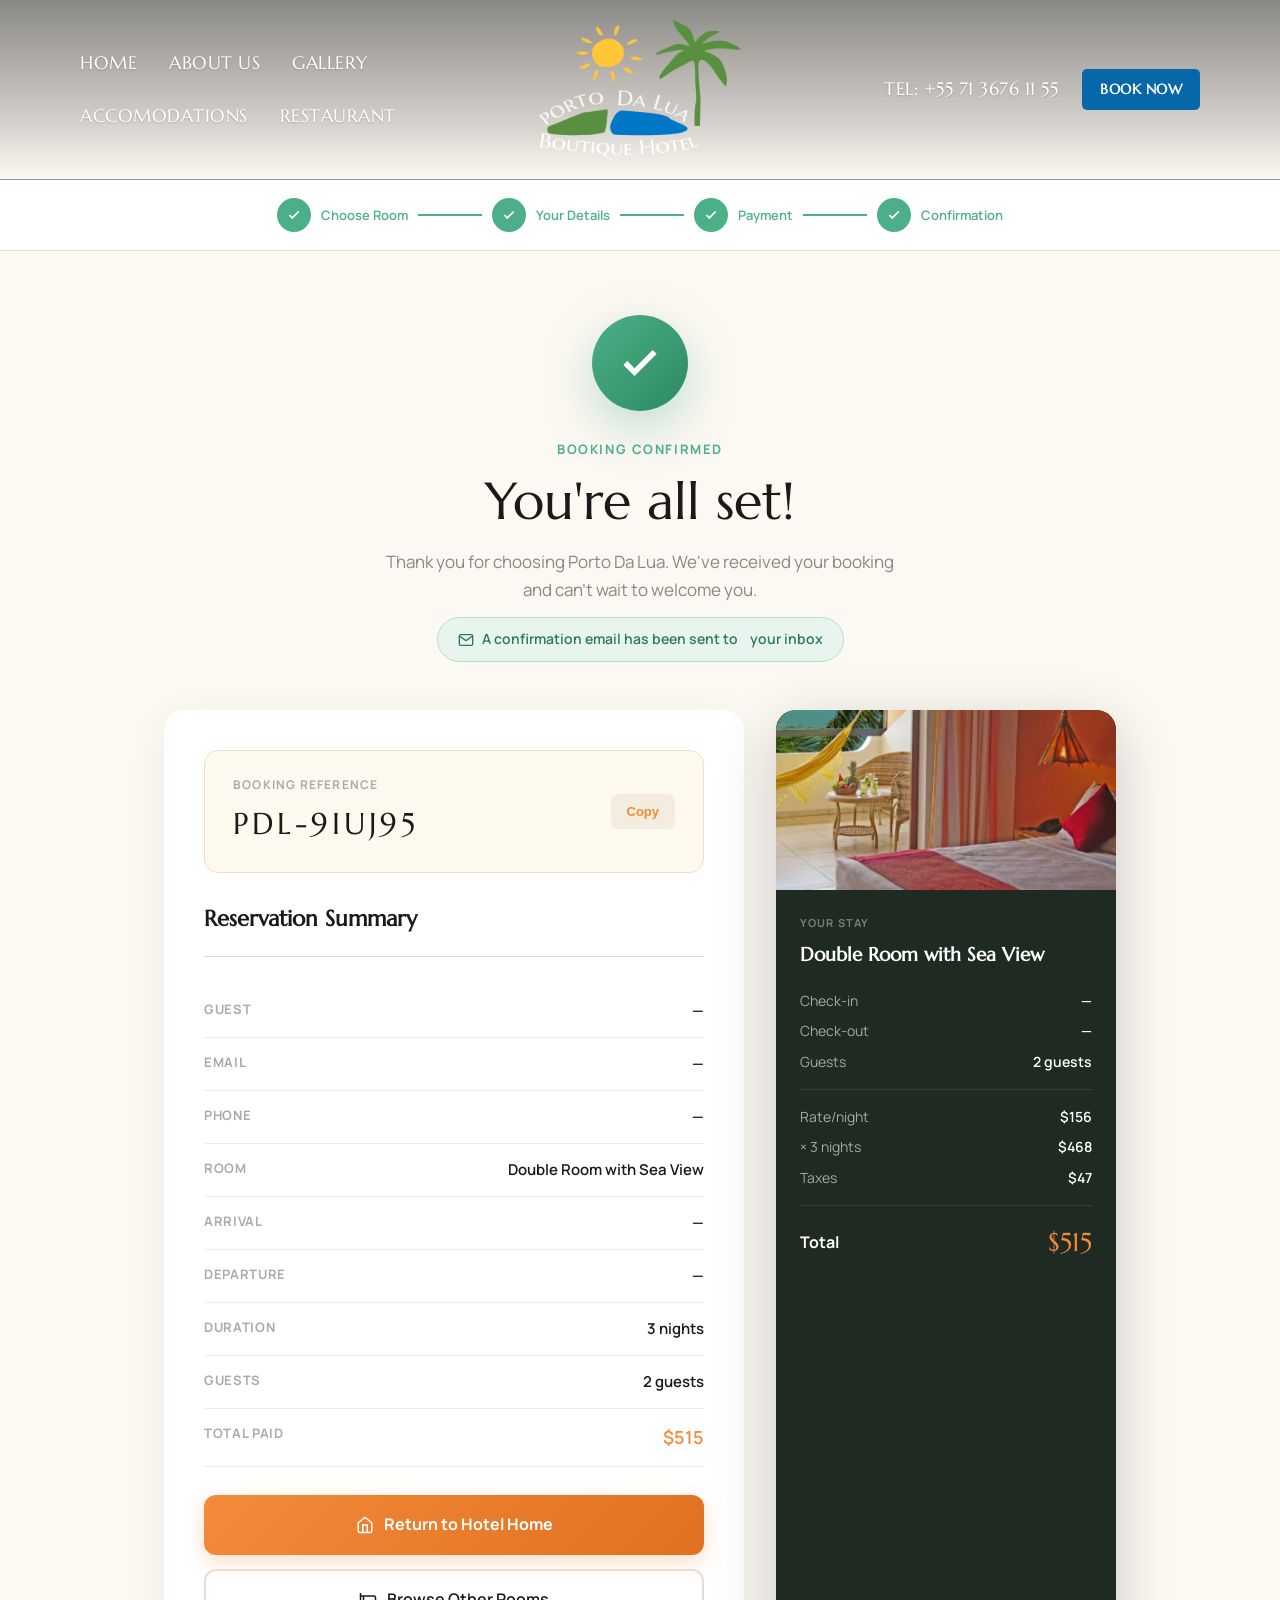
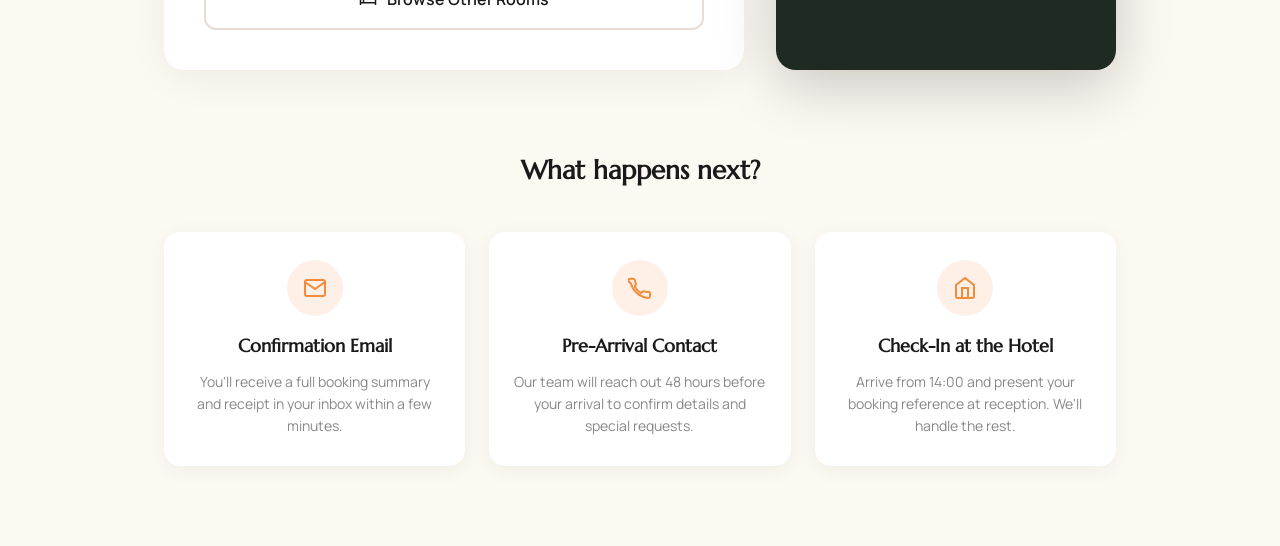
<file: confirmation.html>
<!doctype html>
<html lang="en">
<head>
  <meta charset="UTF-8" />
  <meta name="viewport" content="width=device-width, initial-scale=1.0" />
  <title>Booking Confirmed – Porto Da Lua Boutique Hotel</title>
  <meta name="description" content="Your reservation at Porto Da Lua Boutique Hotel is confirmed. We look forward to welcoming you." />
  <link href="https://fonts.googleapis.com/css2?family=Marcellus+SC&family=Marcellus&family=Manrope:wght@300;400;500;600;700;800&display=swap" rel="stylesheet" />
  <link rel="stylesheet" href="style.css" />
  <style>
    :root {
      --bg-main: #fcf8f2;
      --color-text: #1a1a1a;
      --color-orange: #f28b3a;
      --form-bg: #ffffff;
      --form-border: #e8ddd4;
      --summary-bg: #1e2a22;
      --green: #4caf87;
    }
    *, *::before, *::after { box-sizing: border-box; }

    body {
      background-color: var(--bg-main);
      font-family: 'Manrope', sans-serif;
      color: var(--color-text);
      margin: 0; padding: 0;
    }

    .navbar { transition: background-color 0.3s ease; }
    .navbar__link { font-family: 'Marcellus SC', serif; font-size: 18px; text-transform: uppercase; }

    /* ── Progress Bar ── */
    .progress-bar {
      background: var(--form-bg);
      border-bottom: 1px solid var(--form-border);
      padding: 18px 48px;
      display: flex; align-items: center; justify-content: center; gap: 0;
      margin-top: 180px;
    }
    .progress-step { display: flex; align-items: center; gap: 10px; }
    .progress-step__dot {
      width: 34px; height: 34px; border-radius: 50%;
      display: flex; align-items: center; justify-content: center;
      font-weight: 700; font-size: 14px; flex-shrink: 0;
    }
    .progress-step__dot--done     { background: var(--green); color: white; }
    .progress-step__dot--inactive { background: #e0d8d0; color: #888; }
    .progress-step__label         { font-size: 13px; font-weight: 600; color: #888; white-space: nowrap; }
    .progress-step__label--done   { color: var(--green); }
    .progress-line       { width: 64px; height: 2px; background: #e0d8d0; margin: 0 10px; flex-shrink: 0; }
    .progress-line--done { background: var(--green); }

    /* ── Hero ── */
    .confirmation-hero {
      text-align: center;
      padding: 64px 24px 0;
    }

    .check-circle {
      width: 96px; height: 96px; border-radius: 50%;
      background: linear-gradient(135deg, var(--green), #2d8a62);
      display: flex; align-items: center; justify-content: center;
      margin: 0 auto 28px;
      box-shadow: 0 16px 48px rgba(76,175,135,0.35);
      animation: pop-in 0.6s cubic-bezier(0.175, 0.885, 0.32, 1.275) both;
    }

    @keyframes pop-in {
      from { transform: scale(0.4); opacity: 0; }
      to   { transform: scale(1);   opacity: 1; }
    }

    .confirmation-hero__eyebrow {
      font-size: 13px; font-weight: 700; letter-spacing: 0.12em;
      text-transform: uppercase; color: var(--green); margin-bottom: 12px;
      animation: fade-up 0.5s 0.3s ease both;
    }

    .confirmation-hero__title {
      font-family: 'Marcellus', serif;
      font-size: 52px; font-weight: 400;
      margin: 0 0 16px; line-height: 1.15;
      animation: fade-up 0.5s 0.4s ease both;
    }

    .confirmation-hero__subtitle {
      font-size: 17px; color: #888; line-height: 1.7; max-width: 520px;
      margin: 0 auto 12px;
      animation: fade-up 0.5s 0.5s ease both;
    }

    .email-sent-note {
      display: inline-flex; align-items: center; gap: 8px;
      background: #e8f5ee; border: 1px solid #b2dfcb;
      border-radius: 99px; padding: 10px 20px;
      font-size: 14px; color: #2d7a54; font-weight: 600;
      margin-bottom: 48px;
      animation: fade-up 0.5s 0.6s ease both;
    }

    @keyframes fade-up {
      from { opacity: 0; transform: translateY(16px); }
      to   { opacity: 1; transform: translateY(0); }
    }

    /* ── Booking details card ── */
    .confirmation-layout {
      max-width: 1000px;
      margin: 0 auto 80px;
      padding: 0 24px;
      display: grid;
      grid-template-columns: 1fr 340px;
      gap: 32px;
      animation: fade-up 0.5s 0.55s ease both;
    }

    .details-card {
      background: var(--form-bg);
      border-radius: 20px;
      padding: 40px;
      box-shadow: 0 8px 40px rgba(0,0,0,0.06);
    }

    .details-card__title {
      font-family: 'Marcellus', serif; font-size: 22px;
      margin: 0 0 28px; color: var(--color-text);
      padding-bottom: 20px;
      border-bottom: 1px solid var(--form-border);
    }

    .detail-row {
      display: flex; justify-content: space-between; align-items: flex-start;
      padding: 14px 0;
      border-bottom: 1px solid #f0ebe4;
      gap: 16px;
    }
    .detail-row:last-child { border-bottom: none; }
    .detail-row__label {
      font-size: 13px; font-weight: 700; letter-spacing: 0.05em;
      text-transform: uppercase; color: #aaa; flex-shrink: 0;
      min-width: 130px;
    }
    .detail-row__value { font-size: 15px; font-weight: 600; color: var(--color-text); text-align: right; }

    .ref-box {
      background: #fef9ef; border: 1px solid #ede0ca;
      border-radius: 14px; padding: 24px 28px; margin-bottom: 28px;
      display: flex; align-items: center; justify-content: space-between; gap: 16px;
    }
    .ref-box__label { font-size: 12px; font-weight: 700; letter-spacing: 0.1em; text-transform: uppercase; color: #aaa; margin-bottom: 6px; }
    .ref-box__code  { font-family: 'Marcellus', serif; font-size: 30px; letter-spacing: 4px; color: var(--color-text); }
    .ref-box__copy  { background: #f5ece0; border: none; border-radius: 8px; padding: 10px 16px; font-size: 13px; font-weight: 700; color: var(--color-orange); cursor: pointer; flex-shrink: 0; transition: background 0.2s; }
    .ref-box__copy:hover { background: #ede0c8; }

    /* ── Room card ── */
    .room-summary-card {
      background: var(--summary-bg);
      border-radius: 20px; overflow: hidden;
      box-shadow: 0 16px 60px rgba(0,0,0,0.2);
      color: white;
    }
    .room-summary-card img { width: 100%; height: 180px; object-fit: cover; display: block; }
    .room-summary-card__body { padding: 24px; }
    .room-summary-card__label { font-size: 11px; font-weight: 700; letter-spacing: 0.1em; text-transform: uppercase; color: rgba(255,255,255,0.4); margin-bottom: 8px; }
    .room-summary-card__title { font-family: 'Marcellus', serif; font-size: 19px; margin: 0 0 20px; color: white; }
    .room-summary-card__divider { border: none; border-top: 1px solid rgba(255,255,255,0.1); margin: 16px 0; }
    .room-summary-card__row { display: flex; justify-content: space-between; font-size: 14px; color: rgba(255,255,255,0.6); margin-bottom: 8px; }
    .room-summary-card__row span:last-child { color: white; font-weight: 600; }
    .room-summary-card__total { display: flex; justify-content: space-between; align-items: center; margin-top: 12px; }
    .room-summary-card__total span:first-child { font-weight: 700; color: white; }
    .room-summary-card__total .total { font-family: 'Marcellus', serif; font-size: 26px; color: var(--color-orange); }

    /* ── Action buttons ── */
    .actions { display: flex; flex-direction: column; gap: 14px; margin-top: 28px; }

    .btn-primary {
      display: flex; align-items: center; justify-content: center; gap: 10px;
      padding: 17px 28px;
      background: linear-gradient(135deg, var(--color-orange), #e07020);
      color: white; border: none; border-radius: 12px;
      font-family: 'Manrope', sans-serif; font-size: 16px; font-weight: 700;
      text-decoration: none; cursor: pointer; transition: all 0.3s;
      box-shadow: 0 6px 20px rgba(242,139,58,0.3);
    }
    .btn-primary:hover { transform: translateY(-2px); box-shadow: 0 10px 28px rgba(242,139,58,0.4); }

    .btn-outline {
      display: flex; align-items: center; justify-content: center; gap: 10px;
      padding: 16px 28px;
      background: transparent;
      color: var(--color-text); border: 2px solid var(--form-border);
      border-radius: 12px;
      font-family: 'Manrope', sans-serif; font-size: 16px; font-weight: 600;
      text-decoration: none; cursor: pointer; transition: all 0.3s;
    }
    .btn-outline:hover { border-color: var(--color-orange); color: var(--color-orange); }

    /* ── What to expect ── */
    .whats-next {
      max-width: 1000px; margin: 0 auto 80px; padding: 0 24px;
    }
    .whats-next h2 {
      font-family: 'Marcellus', serif; font-size: 26px; text-align: center; margin: 0 0 40px;
    }
    .whats-next__grid {
      display: grid; grid-template-columns: repeat(3, 1fr); gap: 24px;
    }
    .whats-next__item {
      background: var(--form-bg); border-radius: 16px; padding: 28px 24px;
      text-align: center; box-shadow: 0 4px 20px rgba(0,0,0,0.05);
    }
    .whats-next__icon {
      width: 56px; height: 56px; border-radius: 50%;
      background: #fef0e6; display: flex; align-items: center;
      justify-content: center; margin: 0 auto 16px;
      color: var(--color-orange);
    }
    .whats-next__item h3 { font-family: 'Marcellus', serif; font-size: 18px; margin: 0 0 10px; }
    .whats-next__item p  { font-size: 14px; color: #888; line-height: 1.6; margin: 0; }

    /* ── Responsive ── */
    @media (max-width: 1024px) {
      .confirmation-layout { grid-template-columns: 1fr; }
    }
    @media (max-width: 768px) {
      .confirmation-hero__title { font-size: 36px; }
      .progress-bar { padding: 14px 20px; margin-top: 160px; }
      .progress-step__label { display: none; }
      .progress-line { width: 30px; }
      .details-card { padding: 24px 20px; }
      .whats-next__grid { grid-template-columns: 1fr; }
    }
  </style>
</head>
<body>

  <!-- ── Navbar ── -->
  <header>
    <nav class="navbar" role="navigation" aria-label="Main navigation">
      <div class="navbar__inner">
        <div class="navbar__column navbar__column--left">
          <div class="navbar__row" role="list">
            <a href="index.html" class="navbar__link" role="listitem">Home</a>
            <a href="about.html" class="navbar__link" role="listitem">About us</a>
            <a href="gallery.html" class="navbar__link" role="listitem">Gallery</a>
          </div>
          <div class="navbar__row" role="list">
            <a href="accommodations.html" class="navbar__link" role="listitem">Accomodations</a>
            <a href="index.html#dining" class="navbar__link" role="listitem">Restaurant</a>
          </div>
        </div>
        <a href="index.html" class="navbar__logo" aria-label="Porto Da Lua home">
          <img src="assets/logo.png" alt="Porto Da Lua logo" />
        </a>
        <div class="navbar__column navbar__column--right">
          <span class="navbar__link navbar__link--tel">Tel: +55 71 3676 11 55</span>
          <a href="accommodations.html" class="navbar__link btn--book">Book Now</a>
          <button class="navbar__hamburger" aria-label="Toggle navigation menu" aria-expanded="false" aria-controls="mobile-menu" id="hamburger-btn">
            <span></span><span></span><span></span>
          </button>
        </div>
      </div>
      <nav id="mobile-menu" class="navbar__mobile-menu" aria-label="Mobile navigation">
        <a href="index.html" class="navbar__link">Home</a>
        <a href="accommodations.html" class="navbar__link">Accommodations</a>
        <a href="index.html#dining" class="navbar__link">Restaurant</a>
        <a href="index.html#about" class="navbar__link">About us</a>
        <a href="accommodations.html" class="navbar__cta btn--book" style="margin-top:8px">Book Now</a>
      </nav>
    </nav>
  </header>

  <!-- ── Progress Bar ── -->
  <nav class="progress-bar" aria-label="Booking progress">
    <div class="progress-step">
      <div class="progress-step__dot progress-step__dot--done">
        <svg width="14" height="14" viewBox="0 0 24 24" fill="none" stroke="currentColor" stroke-width="3"><polyline points="20 6 9 17 4 12"/></svg>
      </div>
      <span class="progress-step__label progress-step__label--done">Choose Room</span>
    </div>
    <div class="progress-line progress-line--done"></div>
    <div class="progress-step">
      <div class="progress-step__dot progress-step__dot--done">
        <svg width="14" height="14" viewBox="0 0 24 24" fill="none" stroke="currentColor" stroke-width="3"><polyline points="20 6 9 17 4 12"/></svg>
      </div>
      <span class="progress-step__label progress-step__label--done">Your Details</span>
    </div>
    <div class="progress-line progress-line--done"></div>
    <div class="progress-step">
      <div class="progress-step__dot progress-step__dot--done">
        <svg width="14" height="14" viewBox="0 0 24 24" fill="none" stroke="currentColor" stroke-width="3"><polyline points="20 6 9 17 4 12"/></svg>
      </div>
      <span class="progress-step__label progress-step__label--done">Payment</span>
    </div>
    <div class="progress-line progress-line--done"></div>
    <div class="progress-step">
      <div class="progress-step__dot progress-step__dot--done">
        <svg width="14" height="14" viewBox="0 0 24 24" fill="none" stroke="currentColor" stroke-width="3"><polyline points="20 6 9 17 4 12"/></svg>
      </div>
      <span class="progress-step__label progress-step__label--done">Confirmation</span>
    </div>
  </nav>

  <!-- ── Hero ── -->
  <div class="confirmation-hero">
    <div class="check-circle" aria-hidden="true">
      <svg width="44" height="44" viewBox="0 0 24 24" fill="none" stroke="white" stroke-width="3">
        <polyline points="20 6 9 17 4 12"/>
      </svg>
    </div>
    <p class="confirmation-hero__eyebrow">Booking Confirmed</p>
    <h1 class="confirmation-hero__title">You're all set!</h1>
    <p class="confirmation-hero__subtitle">
      Thank you for choosing Porto Da Lua. We've received your booking and can't wait to welcome you.
    </p>
    <span class="email-sent-note">
      <svg width="16" height="16" viewBox="0 0 24 24" fill="none" stroke="currentColor" stroke-width="2"><path d="M4 4h16c1.1 0 2 .9 2 2v12c0 1.1-.9 2-2 2H4c-1.1 0-2-.9-2-2V6c0-1.1.9-2 2-2z"/><polyline points="22,6 12,13 2,6"/></svg>
      A confirmation email has been sent to <span id="conf-email-display" style="margin-left:4px;">your inbox</span>
    </span>
  </div>

  <!-- ── Details ── -->
  <div class="confirmation-layout">

    <div class="details-card">
      <!-- Reference -->
      <div class="ref-box">
        <div>
          <p class="ref-box__label">Booking Reference</p>
          <p class="ref-box__code" id="booking-ref">PDL-000000</p>
        </div>
        <button class="ref-box__copy" id="copy-ref-btn" aria-label="Copy booking reference">Copy</button>
      </div>

      <h2 class="details-card__title">Reservation Summary</h2>

      <div class="detail-row">
        <span class="detail-row__label">Guest</span>
        <span class="detail-row__value" id="conf-guest-name">—</span>
      </div>
      <div class="detail-row">
        <span class="detail-row__label">Email</span>
        <span class="detail-row__value" id="conf-guest-email">—</span>
      </div>
      <div class="detail-row">
        <span class="detail-row__label">Phone</span>
        <span class="detail-row__value" id="conf-guest-phone">—</span>
      </div>
      <div class="detail-row">
        <span class="detail-row__label">Room</span>
        <span class="detail-row__value">Double Room with Sea View</span>
      </div>
      <div class="detail-row">
        <span class="detail-row__label">Arrival</span>
        <span class="detail-row__value" id="conf-arrival">—</span>
      </div>
      <div class="detail-row">
        <span class="detail-row__label">Departure</span>
        <span class="detail-row__value" id="conf-departure">—</span>
      </div>
      <div class="detail-row">
        <span class="detail-row__label">Duration</span>
        <span class="detail-row__value" id="conf-nights">—</span>
      </div>
      <div class="detail-row">
        <span class="detail-row__label">Guests</span>
        <span class="detail-row__value" id="conf-guests">—</span>
      </div>
      <div class="detail-row">
        <span class="detail-row__label">Total Paid</span>
        <span class="detail-row__value" id="conf-total" style="color:var(--color-orange);font-size:18px;">—</span>
      </div>

      <div class="actions">
        <a href="index.html" class="btn-primary">
          <svg width="18" height="18" viewBox="0 0 24 24" fill="none" stroke="currentColor" stroke-width="2"><path d="M3 9l9-7 9 7v11a2 2 0 01-2 2H5a2 2 0 01-2-2z"/><polyline points="9 22 9 12 15 12 15 22"/></svg>
          Return to Hotel Home
        </a>
        <a href="accommodations.html" class="btn-outline">
          <svg width="18" height="18" viewBox="0 0 24 24" fill="none" stroke="currentColor" stroke-width="2"><path d="M2 4v16"/><path d="M2 8h18a2 2 0 012 2v10"/><path d="M2 17h20"/><path d="M6 8v9"/></svg>
          Browse Other Rooms
        </a>
      </div>
    </div>

    <!-- Room summary -->
    <div class="room-summary-card">
      <img src="images/hotel_room.png" alt="Double Room with Sea View" />
      <div class="room-summary-card__body">
        <p class="room-summary-card__label">Your Stay</p>
        <h3 class="room-summary-card__title">Double Room with Sea View</h3>
        <div class="room-summary-card__row"><span>Check-in</span><span id="card-arrival">—</span></div>
        <div class="room-summary-card__row"><span>Check-out</span><span id="card-departure">—</span></div>
        <div class="room-summary-card__row"><span>Guests</span><span id="card-guests">—</span></div>
        <hr class="room-summary-card__divider" />
        <div class="room-summary-card__row"><span>Rate/night</span><span>$156</span></div>
        <div class="room-summary-card__row"><span id="card-nights">× 3 nights</span><span id="card-subtotal">$468</span></div>
        <div class="room-summary-card__row"><span>Taxes</span><span id="card-taxes">$47</span></div>
        <hr class="room-summary-card__divider" />
        <div class="room-summary-card__total">
          <span>Total</span>
          <span class="total" id="card-total">$515</span>
        </div>
      </div>
    </div>
  </div>

  <!-- ── What's next ── -->
  <section class="whats-next" aria-label="What happens next">
    <h2>What happens next?</h2>
    <div class="whats-next__grid">
      <div class="whats-next__item">
        <div class="whats-next__icon">
          <svg width="24" height="24" viewBox="0 0 24 24" fill="none" stroke="currentColor" stroke-width="2"><path d="M4 4h16c1.1 0 2 .9 2 2v12c0 1.1-.9 2-2 2H4c-1.1 0-2-.9-2-2V6c0-1.1.9-2 2-2z"/><polyline points="22,6 12,13 2,6"/></svg>
        </div>
        <h3>Confirmation Email</h3>
        <p>You'll receive a full booking summary and receipt in your inbox within a few minutes.</p>
      </div>
      <div class="whats-next__item">
        <div class="whats-next__icon">
          <svg width="24" height="24" viewBox="0 0 24 24" fill="none" stroke="currentColor" stroke-width="2"><path d="M22 16.92v3a2 2 0 01-2.18 2 19.79 19.79 0 01-8.63-3.07A19.5 19.5 0 013.07 7.68 19.79 19.79 0 01.07 5a2 2 0 012-2.18h3a2 2 0 012 1.72c.13.96.32 1.9.61 2.81a2 2 0 01-.45 2.11L6.91 10.91a16 16 0 006.18 6.18l1.27-1.27a2 2 0 012.11-.45c.91.29 1.85.48 2.81.61A2 2 0 0122 16.92z"/></svg>
        </div>
        <h3>Pre-Arrival Contact</h3>
        <p>Our team will reach out 48 hours before your arrival to confirm details and special requests.</p>
      </div>
      <div class="whats-next__item">
        <div class="whats-next__icon">
          <svg width="24" height="24" viewBox="0 0 24 24" fill="none" stroke="currentColor" stroke-width="2"><path d="M3 9l9-7 9 7v11a2 2 0 01-2 2H5a2 2 0 01-2-2z"/><polyline points="9 22 9 12 15 12 15 22"/></svg>
        </div>
        <h3>Check-In at the Hotel</h3>
        <p>Arrive from 14:00 and present your booking reference at reception. We'll handle the rest.</p>
      </div>
    </div>
  </section>

  <script>
    (function () {
      // Hamburger
      const btn = document.getElementById("hamburger-btn");
      const menu = document.getElementById("mobile-menu");
      if (btn && menu) {
        btn.addEventListener("click", () => {
          const isOpen = menu.classList.toggle("is-open");
          btn.setAttribute("aria-expanded", String(isOpen));
        });
      }

      // ── Restore session data ──
      const stored = JSON.parse(sessionStorage.getItem("porto_booking_data") || "{}");
      const g      = stored.guest || {};
      const nights = stored.nights || 3;
      const ref    = stored.bookingRef || ("PDL-" + Math.random().toString(36).substring(2,8).toUpperCase());

      // Pricing
      const rate  = 156;
      const sub   = rate * nights;
      const taxes = Math.round(sub * 0.1);
      const total = sub + taxes;

      // Reference
      document.getElementById("booking-ref").textContent = ref;

      // Email display
      if (g.email) {
        document.getElementById("conf-email-display").textContent = g.email;
      }

      // Detail rows
      const fullName = `${g.firstName || ""} ${g.lastName || ""}`.trim() || "—";
      document.getElementById("conf-guest-name").textContent  = fullName;
      document.getElementById("conf-guest-email").textContent = g.email  || "—";
      document.getElementById("conf-guest-phone").textContent = g.phone  || "—";
      document.getElementById("conf-guests").textContent      = `${g.guests || 2} guest${(g.guests||2) != 1 ? "s" : ""}`;
      document.getElementById("conf-nights").textContent      = `${nights} night${nights !== 1 ? "s" : ""}`;
      document.getElementById("conf-total").textContent       = `$${total}`;

      // Dates
      const fmt = iso => iso ? new Date(iso).toLocaleDateString("en-GB", { weekday:"short", day:"numeric", month:"long", year:"numeric" }) : "—";
      const arrival   = fmt(stored.dates?.[0]);
      const departure = fmt(stored.dates?.[1]);
      document.getElementById("conf-arrival").textContent   = arrival;
      document.getElementById("conf-departure").textContent = departure;

      // Short date for card
      const shortFmt = iso => iso ? new Date(iso).toLocaleDateString("en-GB", { day:"numeric", month:"short" }) : "—";
      document.getElementById("card-arrival").textContent   = shortFmt(stored.dates?.[0]);
      document.getElementById("card-departure").textContent = shortFmt(stored.dates?.[1]);
      document.getElementById("card-guests").textContent    = `${g.guests || 2} guest${(g.guests||2) != 1 ? "s" : ""}`;
      document.getElementById("card-nights").textContent    = `× ${nights} night${nights !== 1 ? "s" : ""}`;
      document.getElementById("card-subtotal").textContent  = `$${sub}`;
      document.getElementById("card-taxes").textContent     = `$${taxes}`;
      document.getElementById("card-total").textContent     = `$${total}`;

      // Copy reference
      document.getElementById("copy-ref-btn").addEventListener("click", () => {
        navigator.clipboard.writeText(ref).then(() => {
          const btn = document.getElementById("copy-ref-btn");
          btn.textContent = "Copied!";
          btn.style.background = "#c8e6c9";
          btn.style.color = "#2d7a54";
          setTimeout(() => {
            btn.textContent = "Copy";
            btn.style.background = "";
            btn.style.color = "";
          }, 2000);
        });
      });

      // Clear session so next booking starts fresh
      // keep for now so refresh still shows data
    })();
  </script>
</body>
</html>
</file>
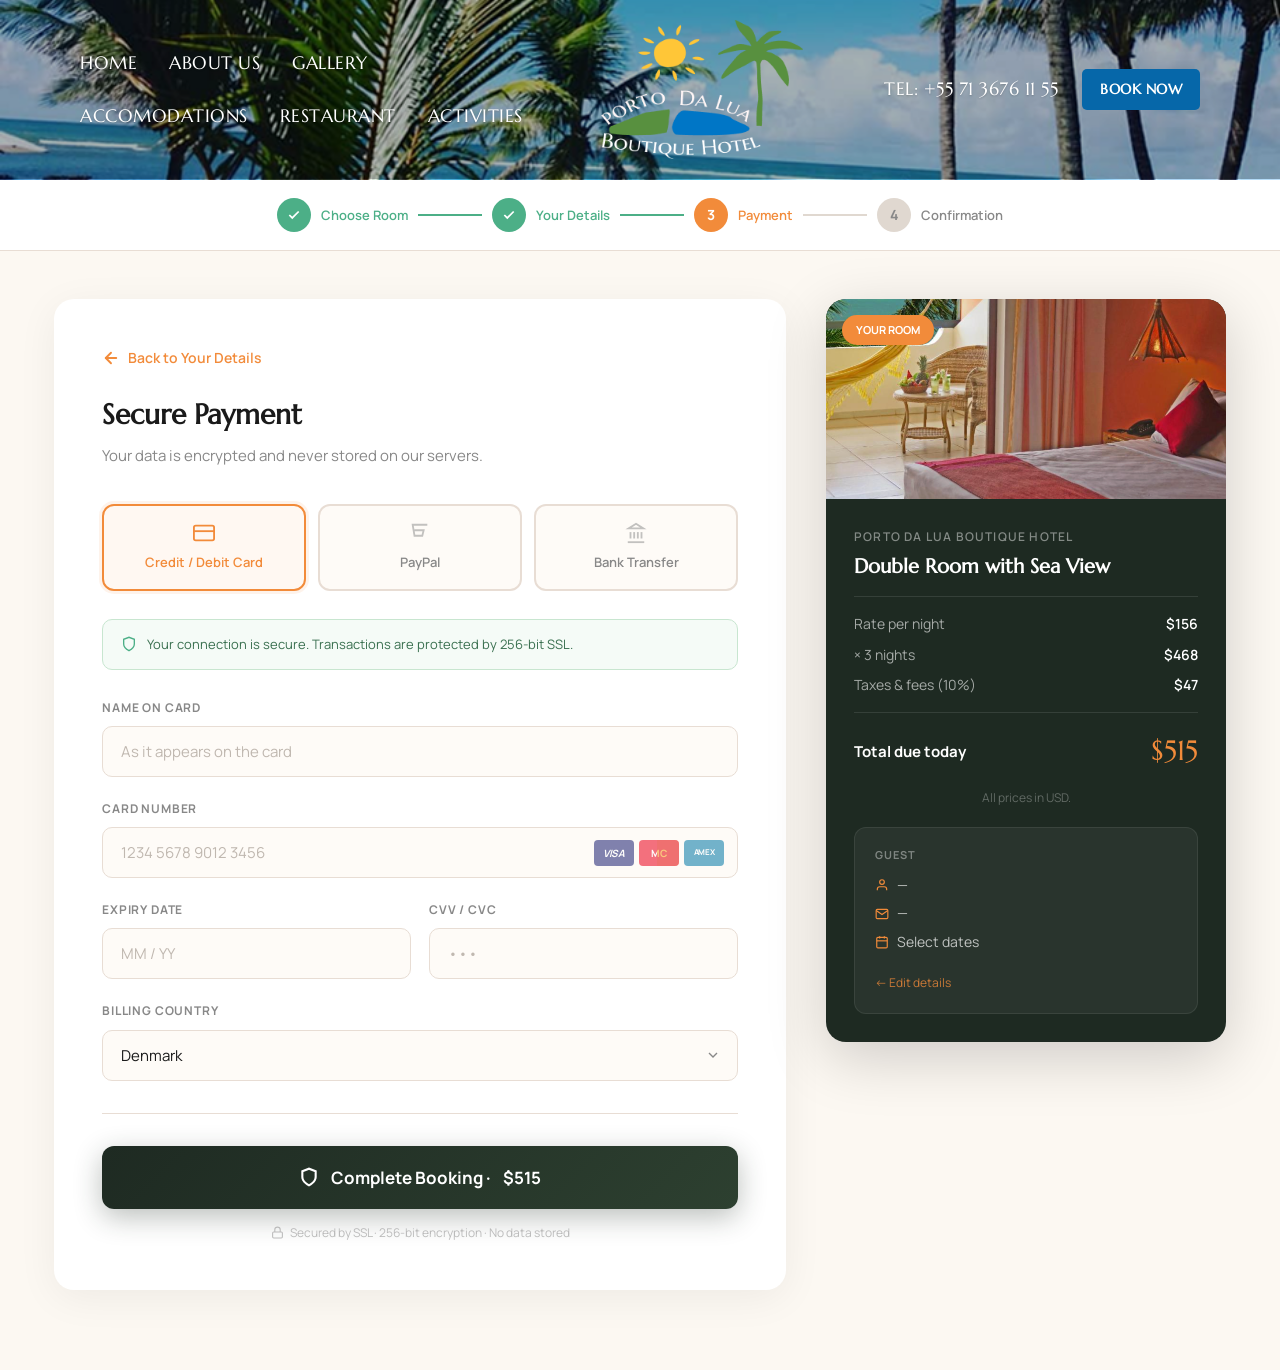
<file: payment.html>
<!doctype html>
<html lang="en">
<head>
  <meta charset="UTF-8" />
  <meta name="viewport" content="width=device-width, initial-scale=1.0" />
  <title>Payment – Porto Da Lua Boutique Hotel</title>
  <meta name="description" content="Secure payment for your reservation at Porto Da Lua Boutique Hotel." />
  <link href="https://fonts.googleapis.com/css2?family=Marcellus+SC&family=Marcellus&family=Manrope:wght@300;400;500;600;700;800&display=swap" rel="stylesheet" />
  <link rel="stylesheet" href="style.css" />
  <style>
    :root {
      --bg-main: #fcf8f2;
      --color-text: #1a1a1a;
      --color-orange: #f28b3a;
      --form-bg: #ffffff;
      --form-border: #e8ddd4;
      --input-bg: #fefbf7;
      --summary-bg: #1e2a22;
    }
    *, *::before, *::after { box-sizing: border-box; }

    body {
      background-color: var(--bg-main);
      font-family: 'Manrope', sans-serif;
      color: var(--color-text);
      margin: 0; padding: 0;
    }

    .navbar { transition: background-color 0.3s ease; }
    .navbar__link { font-family: 'Marcellus SC', serif; font-size: 18px; text-transform: uppercase; }

    /* ── Progress Bar ── */
    .progress-bar {
      background: var(--form-bg);
      border-bottom: 1px solid var(--form-border);
      padding: 18px 48px;
      display: flex; align-items: center; justify-content: center; gap: 0;
      margin-top: 180px;
    }
    .progress-step { display: flex; align-items: center; gap: 10px; }
    .progress-step__dot {
      width: 34px; height: 34px; border-radius: 50%;
      display: flex; align-items: center; justify-content: center;
      font-weight: 700; font-size: 14px; flex-shrink: 0;
    }
    .progress-step__dot--active   { background: var(--color-orange); color: white; }
    .progress-step__dot--done     { background: #4caf87; color: white; }
    .progress-step__dot--inactive { background: #e0d8d0; color: #888; }
    .progress-step__label         { font-size: 13px; font-weight: 600; color: #888; white-space: nowrap; }
    .progress-step__label--active { color: var(--color-orange); }
    .progress-step__label--done   { color: #4caf87; }
    .progress-line       { width: 64px; height: 2px; background: #e0d8d0; margin: 0 10px; flex-shrink: 0; }
    .progress-line--done { background: #4caf87; }

    /* ── Layout ── */
    .payment-layout {
      max-width: 1220px;
      margin: 48px auto 80px;
      padding: 0 24px;
      display: grid;
      grid-template-columns: 1fr 400px;
      gap: 40px;
      align-items: start;
    }

    /* ── Payment Panel ── */
    .payment-panel {
      background: var(--form-bg);
      border-radius: 20px;
      padding: 48px;
      box-shadow: 0 8px 40px rgba(0,0,0,0.06);
    }

    .form-section-title    { font-family: 'Marcellus', serif; font-size: 28px; margin: 0 0 6px; }
    .form-section-subtitle { font-size: 15px; color: #888; margin: 0 0 36px; }
    .form-divider          { border: none; border-top: 1px solid var(--form-border); margin: 32px 0; }
    .form-group            { margin-bottom: 22px; }
    .form-group label      { display: block; font-size: 12px; font-weight: 700; letter-spacing: 0.07em; text-transform: uppercase; color: #888; margin-bottom: 9px; }
    .form-row              { display: grid; grid-template-columns: 1fr 1fr; gap: 18px; }

    .form-input, .form-select {
      width: 100%;
      padding: 14px 18px;
      border: 1.5px solid var(--form-border);
      border-radius: 10px;
      background: var(--input-bg);
      font-family: 'Manrope', sans-serif;
      font-size: 15px; color: var(--color-text);
      outline: none;
      transition: border-color 0.2s, box-shadow 0.2s;
      -webkit-appearance: none; appearance: none;
    }
    .form-input:focus, .form-select:focus {
      border-color: var(--color-orange);
      box-shadow: 0 0 0 3px rgba(242,139,58,0.12);
    }
    .form-input::placeholder { color: #c0b8b0; }

    .form-select {
      background-image: url("data:image/svg+xml,%3Csvg xmlns='http://www.w3.org/2000/svg' width='16' height='16' viewBox='0 0 24 24' fill='none' stroke='%23888' stroke-width='2'%3E%3Cpolyline points='6 9 12 15 18 9'/%3E%3C/svg%3E");
      background-repeat: no-repeat; background-position: right 16px center; padding-right: 44px;
    }

    /* ── Card input with icons overlay ── */
    .card-field-wrap { position: relative; }
    .card-field-wrap .form-input { padding-right: 110px; }
    .card-icons {
      position: absolute; right: 14px; top: 50%; transform: translateY(-50%);
      display: flex; gap: 5px; pointer-events: none;
    }
    .card-icon {
      width: 40px; height: 26px; border-radius: 4px;
      display: flex; align-items: center; justify-content: center;
      font-size: 10px; font-weight: 700; letter-spacing: -0.3px;
      opacity: 0.55;
    }
    .card-icon--visa { background: #1a1f71; color: white; font-style: italic; }
    .card-icon--mc   { background: #eb001b; color: white; position: relative; overflow: hidden; }
    .card-icon--mc::after {
      content: "";
      position: absolute; left: 18px; top: 0; width: 22px; height: 100%;
      background: #f79e1b; mix-blend-mode: multiply; border-radius: 0 4px 4px 0;
    }
    .card-icon--amex { background: #0077a6; color: white; font-size: 8px; }

    /* ── Method tabs ── */
    .payment-methods {
      display: flex; gap: 12px; margin-bottom: 28px;
    }
    .payment-method {
      flex: 1; display: flex; flex-direction: column; align-items: center; gap: 8px;
      padding: 16px 12px;
      border: 2px solid var(--form-border);
      border-radius: 12px;
      cursor: pointer;
      transition: all 0.25s;
      background: var(--input-bg);
      font-size: 13px; font-weight: 600; color: #888;
      user-select: none;
    }
    .payment-method.active {
      border-color: var(--color-orange);
      background: #fff8f2;
      color: var(--color-orange);
      box-shadow: 0 0 0 3px rgba(242,139,58,0.1);
    }
    .payment-method svg { opacity: 0.5; }
    .payment-method.active svg { opacity: 1; color: var(--color-orange); }

    /* ── Secure badge strip ── */
    .secure-strip {
      display: flex; align-items: center; gap: 10px;
      background: #f5fbf7; border: 1px solid #c8e6d0;
      border-radius: 10px; padding: 14px 18px; margin-bottom: 28px;
      font-size: 13px; color: #3a7050;
    }
    .secure-strip svg { flex-shrink: 0; color: #4caf87; }

    /* ── CTA ── */
    .pay-cta {
      width: 100%; padding: 20px 32px;
      background: linear-gradient(135deg, #1e2a22, #2d4030);
      color: white; border: none; border-radius: 12px;
      font-family: 'Manrope', sans-serif; font-size: 17px; font-weight: 700;
      cursor: pointer; display: flex; align-items: center; justify-content: center; gap: 12px;
      transition: all 0.3s;
      box-shadow: 0 8px 28px rgba(30,42,34,0.3);
    }
    .pay-cta:hover { transform: translateY(-2px); box-shadow: 0 14px 36px rgba(30,42,34,0.4); }
    .pay-cta svg   { transition: transform 0.3s; }
    .pay-cta:hover svg { transform: translateX(3px); }

    .pay-footnote { text-align: center; font-size: 12px; color: #bbb; margin-top: 14px; display: flex; align-items: center; justify-content: center; gap: 6px; }

    /* ── Loading overlay on button ── */
    .pay-cta.loading { pointer-events: none; opacity: 0.8; }

    /* ── Summary Panel ── */
    .summary-panel { position: sticky; top: 32px; }
    .summary-card  { background: var(--summary-bg); border-radius: 20px; overflow: hidden; box-shadow: 0 16px 60px rgba(0,0,0,0.18); color: white; }
    .summary-card__img-wrap { position: relative; height: 200px; overflow: hidden; }
    .summary-card__img      { width: 100%; height: 100%; object-fit: cover; display: block; }
    .summary-card__badge    { position: absolute; top: 16px; left: 16px; background: var(--color-orange); color: white; font-size: 11px; font-weight: 700; padding: 6px 14px; border-radius: 99px; text-transform: uppercase; }
    .summary-card__body     { padding: 28px; }
    .summary-card__label    { font-size: 12px; font-weight: 600; letter-spacing: 0.1em; text-transform: uppercase; color: rgba(255,255,255,0.45); margin-bottom: 8px; }
    .summary-card__title    { font-family: 'Marcellus', serif; font-size: 20px; color: white; margin: 0 0 16px; line-height: 1.3; }
    .summary-card__divider  { border: none; border-top: 1px solid rgba(255,255,255,0.1); margin: 16px 0; }
    .summary-price-row      { display: flex; justify-content: space-between; margin-bottom: 8px; font-size: 14px; color: rgba(255,255,255,0.6); }
    .summary-price-row span:last-child { color: white; font-weight: 600; }
    .summary-price-total    { display: flex; justify-content: space-between; align-items: center; margin-top: 14px; }
    .summary-price-total span:first-child { font-size: 15px; font-weight: 700; color: white; }
    .total-amount           { font-family: 'Marcellus', serif; font-size: 28px; color: var(--color-orange); }
    .summary-footnote       { font-size: 12px; color: rgba(255,255,255,0.3); text-align: center; margin-top: 14px; }

    /* Guest recap box */
    .guest-recap {
      background: rgba(255,255,255,0.05);
      border: 1px solid rgba(255,255,255,0.08);
      border-radius: 12px; padding: 18px 20px; margin-top: 20px;
    }
    .guest-recap__label { font-size: 11px; font-weight: 700; letter-spacing: 0.1em; text-transform: uppercase; color: rgba(255,255,255,0.4); margin-bottom: 10px; }
    .guest-recap__row   { display: flex; align-items: center; gap: 8px; font-size: 14px; color: rgba(255,255,255,0.7); margin-bottom: 6px; }
    .guest-recap__row:last-child { margin-bottom: 0; }
    .guest-recap__row svg { flex-shrink: 0; color: var(--color-orange); }
    .guest-recap__edit  { font-size: 12px; color: rgba(242,139,58,0.8); text-decoration: none; margin-top: 14px; display: inline-block; transition: color 0.2s; }
    .guest-recap__edit:hover { color: var(--color-orange); }

    /* ── Responsive ── */
    @media (max-width: 1024px) {
      .payment-layout { grid-template-columns: 1fr; }
      .summary-panel  { position: static; order: -1; }
      .progress-bar   { padding: 14px 20px; margin-top: 160px; }
    }
    @media (max-width: 768px) {
      .progress-line { width: 30px; }
      .progress-step__label { display: none; }
      .payment-panel { padding: 28px 20px; }
      .form-row { grid-template-columns: 1fr; gap: 14px; }
      .payment-methods { flex-wrap: wrap; }
    }
  </style>
</head>
<body>

  <!-- ── Navbar ── -->
  <header>
    <nav class="navbar navbar--with-bg" role="navigation" aria-label="Main navigation">
      <div class="navbar__inner">
        <div class="navbar__column navbar__column--left">
          <div class="navbar__row" role="list">
            <a href="index.html" class="navbar__link" role="listitem">Home</a>
            <a href="about.html" class="navbar__link" role="listitem">About us</a>
            <a href="gallery.html" class="navbar__link" role="listitem">Gallery</a>
          </div>
          <div class="navbar__row" role="list">
            <a href="accommodations.html" class="navbar__link" role="listitem">Accomodations</a>
            <a href="restaurant.html" class="navbar__link" role="listitem">Restaurant</a>
            <a href="activities.html" class="navbar__link" role="listitem">Activities</a>
          </div>
        </div>
        <a href="index.html" class="navbar__logo" aria-label="Porto Da Lua home">
          <img src="assets/logo.png" alt="Porto Da Lua logo" />
        </a>
        <div class="navbar__column navbar__column--right">
          <span class="navbar__link navbar__link--tel">Tel: +55 71 3676 11 55</span>
          <a href="accommodations.html" class="navbar__link btn--book">Book Now</a>
          <button class="navbar__hamburger" aria-label="Toggle navigation menu" aria-expanded="false" aria-controls="mobile-menu" id="hamburger-btn">
            <span></span><span></span><span></span>
          </button>
        </div>
      </div>
      <nav id="mobile-menu" class="navbar__mobile-menu" aria-label="Mobile navigation">
        <a href="index.html" class="navbar__link">Home</a>
        <a href="accommodations.html" class="navbar__link">Accommodations</a>
        <a href="restaurant.html" class="navbar__link">Restaurant</a>
        <a href="activities.html" class="navbar__link">Activities</a>
        <a href="index.html#about" class="navbar__link">About us</a>
        <a href="accommodations.html" class="navbar__cta btn--book" style="margin-top:8px">Book Now</a>
      </nav>
    </nav>
  </header>

  <!-- ── Progress Bar ── -->
  <nav class="progress-bar" aria-label="Booking progress">
    <div class="progress-step">
      <div class="progress-step__dot progress-step__dot--done">
        <svg width="14" height="14" viewBox="0 0 24 24" fill="none" stroke="currentColor" stroke-width="3"><polyline points="20 6 9 17 4 12"/></svg>
      </div>
      <span class="progress-step__label progress-step__label--done">Choose Room</span>
    </div>
    <div class="progress-line progress-line--done"></div>
    <div class="progress-step">
      <div class="progress-step__dot progress-step__dot--done">
        <svg width="14" height="14" viewBox="0 0 24 24" fill="none" stroke="currentColor" stroke-width="3"><polyline points="20 6 9 17 4 12"/></svg>
      </div>
      <span class="progress-step__label progress-step__label--done">Your Details</span>
    </div>
    <div class="progress-line progress-line--done"></div>
    <div class="progress-step">
      <div class="progress-step__dot progress-step__dot--active">3</div>
      <span class="progress-step__label progress-step__label--active">Payment</span>
    </div>
    <div class="progress-line"></div>
    <div class="progress-step">
      <div class="progress-step__dot progress-step__dot--inactive">4</div>
      <span class="progress-step__label">Confirmation</span>
    </div>
  </nav>

  <main class="payment-layout">

    <!-- ── Payment Form ── -->
    <section class="payment-panel" aria-labelledby="pay-title">
      
      <a href="checkout.html" class="btn--back">
        <svg width="18" height="18" viewBox="0 0 24 24" fill="none" stroke="currentColor" stroke-width="2.5" stroke-linecap="round" stroke-linejoin="round">
          <line x1="19" y1="12" x2="5" y2="12"></line>
          <polyline points="12 19 5 12 12 5"></polyline>
        </svg>
        Back to Your Details
      </a>

      <h1 class="form-section-title" id="pay-title">Secure Payment</h1>
      <p class="form-section-subtitle">Your data is encrypted and never stored on our servers.</p>

      <!-- Method selector -->
      <div class="payment-methods" role="group" aria-label="Payment method">
        <div class="payment-method active" id="method-card" role="button" tabindex="0" aria-pressed="true">
          <svg width="22" height="22" viewBox="0 0 24 24" fill="none" stroke="currentColor" stroke-width="2"><rect x="1" y="4" width="22" height="16" rx="2" ry="2"/><line x1="1" y1="10" x2="23" y2="10"/></svg>
          Credit / Debit Card
        </div>
        <div class="payment-method" id="method-paypal" role="button" tabindex="0" aria-pressed="false">
          <svg width="22" height="22" viewBox="0 0 24 24" fill="none" stroke="currentColor" stroke-width="2"><path d="M6 9h10l-1.5 6H6L4 3h16"/></svg>
          PayPal
        </div>
        <div class="payment-method" id="method-bank" role="button" tabindex="0" aria-pressed="false">
          <svg width="22" height="22" viewBox="0 0 24 24" fill="none" stroke="currentColor" stroke-width="2"><line x1="3" y1="22" x2="21" y2="22"/><line x1="6" y1="18" x2="6" y2="11"/><line x1="10" y1="18" x2="10" y2="11"/><line x1="14" y1="18" x2="14" y2="11"/><line x1="18" y1="18" x2="18" y2="11"/><polygon points="12 2 20 7 4 7"/></svg>
          Bank Transfer
        </div>
      </div>

      <!-- Secure note -->
      <div class="secure-strip">
        <svg width="16" height="16" viewBox="0 0 24 24" fill="none" stroke="currentColor" stroke-width="2"><path d="M12 22s8-4 8-10V5l-8-3-8 3v7c0 6 8 10 8 10z"/></svg>
        Your connection is secure. Transactions are protected by 256-bit SSL.
      </div>

      <!-- Card fields (shown for credit card method) -->
      <div id="card-fields">
        <div class="form-group">
          <label for="cardholder-name">Name on Card</label>
          <input type="text" id="cardholder-name" class="form-input" placeholder="As it appears on the card" autocomplete="cc-name" />
        </div>

        <div class="form-group">
          <label for="card-number">Card Number</label>
          <div class="card-field-wrap">
            <input type="text" id="card-number" class="form-input" placeholder="1234 5678 9012 3456"
              maxlength="19" autocomplete="cc-number" inputmode="numeric" />
            <div class="card-icons" aria-hidden="true">
              <div class="card-icon card-icon--visa">VISA</div>
              <div class="card-icon card-icon--mc">MC</div>
              <div class="card-icon card-icon--amex">AMEX</div>
            </div>
          </div>
        </div>

        <div class="form-row">
          <div class="form-group">
            <label for="card-expiry">Expiry Date</label>
            <input type="text" id="card-expiry" class="form-input" placeholder="MM / YY"
              maxlength="7" autocomplete="cc-exp" inputmode="numeric" />
          </div>
          <div class="form-group">
            <label for="card-cvv">CVV / CVC</label>
            <input type="text" id="card-cvv" class="form-input" placeholder="•••"
              maxlength="4" autocomplete="cc-csc" inputmode="numeric" />
          </div>
        </div>

        <div class="form-group">
          <label for="billing-country">Billing Country</label>
          <select id="billing-country" class="form-select">
            <option value="">Select country…</option>
            <option>Afghanistan</option><option>Albania</option><option>Algeria</option><option>Andorra</option><option>Angola</option><option>Argentina</option><option>Armenia</option><option>Australia</option><option>Austria</option><option>Azerbaijan</option><option>Bahrain</option><option>Bangladesh</option><option>Belarus</option><option>Belgium</option><option>Belize</option><option>Bolivia</option><option>Bosnia and Herzegovina</option><option>Brazil</option><option>Bulgaria</option><option>Cambodia</option><option>Canada</option><option>Chile</option><option>China</option><option>Colombia</option><option>Costa Rica</option><option>Croatia</option><option>Cuba</option><option>Cyprus</option><option>Czech Republic</option>
            <option selected>Denmark</option>
            <option>Dominican Republic</option><option>Ecuador</option><option>Egypt</option><option>Estonia</option><option>Ethiopia</option><option>Finland</option><option>France</option><option>Georgia</option><option>Germany</option><option>Ghana</option><option>Greece</option><option>Guatemala</option><option>Hungary</option><option>Iceland</option><option>India</option><option>Indonesia</option><option>Iran</option><option>Iraq</option><option>Ireland</option><option>Israel</option><option>Italy</option><option>Jamaica</option><option>Japan</option><option>Jordan</option><option>Kazakhstan</option><option>Kenya</option><option>Kuwait</option><option>Latvia</option><option>Lebanon</option><option>Lithuania</option><option>Luxembourg</option><option>Malaysia</option><option>Malta</option><option>Mexico</option><option>Moldova</option><option>Morocco</option><option>Nepal</option><option>Netherlands</option><option>New Zealand</option><option>Nigeria</option><option>North Macedonia</option>
            <option>Norway</option>
            <option>Oman</option><option>Pakistan</option><option>Panama</option><option>Paraguay</option><option>Peru</option><option>Philippines</option><option>Poland</option><option>Portugal</option><option>Qatar</option><option>Romania</option><option>Russia</option><option>Saudi Arabia</option><option>Serbia</option><option>Singapore</option><option>Slovakia</option><option>Slovenia</option><option>South Africa</option><option>South Korea</option><option>Spain</option><option>Sri Lanka</option>
            <option>Sweden</option>
            <option>Switzerland</option><option>Taiwan</option><option>Thailand</option><option>Tunisia</option><option>Turkey</option><option>Ukraine</option><option>United Arab Emirates</option>
            <option>United Kingdom</option>
            <option>United States</option>
            <option>Uruguay</option><option>Venezuela</option><option>Vietnam</option><option>Zimbabwe</option>
          </select>
        </div>
      </div>

      <!-- PayPal notice -->
      <div id="paypal-notice" style="display:none; padding: 32px; text-align:center; background:#fef9ef; border:1px solid #ede0ca; border-radius:12px;">
        <svg width="48" height="48" viewBox="0 0 24 24" fill="none" stroke="#0070ba" stroke-width="1.5" style="margin:0 auto 16px;display:block;"><path d="M6 9h10l-1.5 6H6L4 3h16"/></svg>
        <p style="margin:0 0 8px;font-size:16px;font-weight:600;color:#333;">You'll be redirected to PayPal</p>
        <p style="margin:0;font-size:14px;color:#888;">Clicking "Complete Booking" will open PayPal's secure payment portal.</p>
      </div>

      <!-- Bank transfer notice -->
      <div id="bank-notice" style="display:none; padding:24px; background:#f5f5f5; border-radius:12px;">
        <p style="margin:0 0 8px;font-size:15px;font-weight:600;">Bank Transfer Details</p>
        <p style="margin:0;font-size:14px;color:#666;line-height:1.8;">
          Bank: <strong>Banco do Brasil</strong><br/>
          Account: <strong>0012 4567-8</strong><br/>
          IBAN: <strong>BR18 0000 0000 0000 1234 567C 2</strong><br/>
          Reference: <strong id="bank-ref">PDL-BOOKING</strong>
        </p>
      </div>

      <hr class="form-divider" />

      <button type="button" class="pay-cta" id="pay-btn">
        <svg width="20" height="20" viewBox="0 0 24 24" fill="none" stroke="currentColor" stroke-width="2.5"><path d="M12 22s8-4 8-10V5l-8-3-8 3v7c0 6 8 10 8 10z"/></svg>
        Complete Booking · <span id="pay-amount">$515</span>
      </button>

      <p class="pay-footnote">
        <svg width="13" height="13" viewBox="0 0 24 24" fill="none" stroke="currentColor" stroke-width="2"><rect x="3" y="11" width="18" height="11" rx="2"/><path d="M7 11V7a5 5 0 0 1 10 0v4"/></svg>
        Secured by SSL · 256-bit encryption · No data stored
      </p>
    </section>

    <!-- ── Summary Panel ── -->
    <aside class="summary-panel" aria-label="Booking summary">
      <div class="summary-card">
        <div class="summary-card__img-wrap">
          <img src="images/hotel_room.png" alt="Double Room with Sea View" class="summary-card__img" />
          <span class="summary-card__badge">Your Room</span>
        </div>
        <div class="summary-card__body">
          <p class="summary-card__label">Porto Da Lua Boutique Hotel</p>
          <h2 class="summary-card__title">Double Room with Sea View</h2>
          <hr class="summary-card__divider" />
          <div class="summary-price-row">
            <span>Rate per night</span>
            <span>$156</span>
          </div>
          <div class="summary-price-row">
            <span id="summary-nights-lbl">× 3 nights</span>
            <span id="summary-subtotal">$468</span>
          </div>
          <div class="summary-price-row">
            <span>Taxes &amp; fees (10%)</span>
            <span id="summary-taxes">$47</span>
          </div>
          <hr class="summary-card__divider" />
          <div class="summary-price-total">
            <span>Total due today</span>
            <span class="total-amount" id="summary-total">$515</span>
          </div>
          <p class="summary-footnote">All prices in USD.</p>

          <!-- Guest recap -->
          <div class="guest-recap" id="guest-recap-box">
            <p class="guest-recap__label">Guest</p>
            <div class="guest-recap__row">
              <svg width="14" height="14" viewBox="0 0 24 24" fill="none" stroke="currentColor" stroke-width="2"><path d="M20 21v-2a4 4 0 0 0-4-4H8a4 4 0 0 0-4 4v2"/><circle cx="12" cy="7" r="4"/></svg>
              <span id="recap-name">—</span>
            </div>
            <div class="guest-recap__row">
              <svg width="14" height="14" viewBox="0 0 24 24" fill="none" stroke="currentColor" stroke-width="2"><path d="M4 4h16c1.1 0 2 .9 2 2v12c0 1.1-.9 2-2 2H4c-1.1 0-2-.9-2-2V6c0-1.1.9-2 2-2z"/><polyline points="22,6 12,13 2,6"/></svg>
              <span id="recap-email">—</span>
            </div>
            <div class="guest-recap__row">
              <svg width="14" height="14" viewBox="0 0 24 24" fill="none" stroke="currentColor" stroke-width="2"><rect x="3" y="4" width="18" height="18" rx="2"/><line x1="16" y1="2" x2="16" y2="6"/><line x1="8" y1="2" x2="8" y2="6"/><line x1="3" y1="10" x2="21" y2="10"/></svg>
              <span id="recap-dates">Select dates</span>
            </div>
            <a href="checkout.html" class="guest-recap__edit">← Edit details</a>
          </div>
        </div>
      </div>
    </aside>

  </main>

  <script>
    (function () {
      // Hamburger
      const btn = document.getElementById("hamburger-btn");
      const menu = document.getElementById("mobile-menu");
      if (btn && menu) {
        btn.addEventListener("click", () => {
          const isOpen = menu.classList.toggle("is-open");
          btn.setAttribute("aria-expanded", String(isOpen));
        });
      }

      // ── Restore session data ──
      const stored = JSON.parse(sessionStorage.getItem("porto_booking_data") || "{}");
      const nights = stored.nights || 3;
      const rate   = 156;
      const sub    = rate * nights;
      const taxes  = Math.round(sub * 0.1);
      const total  = sub + taxes;

      document.getElementById("summary-nights-lbl").textContent = `× ${nights} night${nights !== 1 ? "s" : ""}`;
      document.getElementById("summary-subtotal").textContent   = `$${sub}`;
      document.getElementById("summary-taxes").textContent      = `$${taxes}`;
      document.getElementById("summary-total").textContent      = `$${total}`;
      document.getElementById("pay-amount").textContent         = `$${total}`;

      // Guest recap
      if (stored.guest) {
        const g = stored.guest;
        document.getElementById("recap-name").textContent  = `${g.firstName || ""} ${g.lastName || ""}`.trim() || "—";
        document.getElementById("recap-email").textContent = g.email || "—";
        // Pre-fill cardholder name
        document.getElementById("cardholder-name").value = `${g.firstName || ""} ${g.lastName || ""}`.trim();
      }
      if (stored.dates && stored.dates.length >= 2) {
        const fmt = iso => {
          const d = new Date(iso);
          return d.toLocaleDateString("en-GB", { day: "numeric", month: "short", year: "numeric" });
        };
        document.getElementById("recap-dates").textContent = `${fmt(stored.dates[0])} – ${fmt(stored.dates[1])}`;
      }

      // ── Payment method tabs ──
      const methods = ["card", "paypal", "bank"];
      methods.forEach(m => {
        const el = document.getElementById(`method-${m}`);
        el.addEventListener("click", () => {
          methods.forEach(x => {
            document.getElementById(`method-${x}`).classList.remove("active");
            document.getElementById(`method-${x}`).setAttribute("aria-pressed", "false");
          });
          el.classList.add("active");
          el.setAttribute("aria-pressed", "true");

          document.getElementById("card-fields").style.display   = m === "card"   ? "block" : "none";
          document.getElementById("paypal-notice").style.display = m === "paypal" ? "block" : "none";
          document.getElementById("bank-notice").style.display   = m === "bank"   ? "block" : "none";
        });
        el.addEventListener("keydown", e => { if (e.key === "Enter" || e.key === " ") el.click(); });
      });

      // ── Card number formatting ──
      document.getElementById("card-number").addEventListener("input", function () {
        this.value = this.value.replace(/\D/g, "").replace(/(.{4})/g, "$1 ").trim().slice(0, 19);
      });
      document.getElementById("card-expiry").addEventListener("input", function () {
        this.value = this.value.replace(/\D/g, "").replace(/(\d{2})(\d)/, "$1 / $2").slice(0, 7);
      });
      document.getElementById("card-cvv").addEventListener("input", function () {
        this.value = this.value.replace(/\D/g, "").slice(0, 4);
      });

      // ── Pay button ──
      document.getElementById("pay-btn").addEventListener("click", () => {
        const activeMethod = document.querySelector(".payment-method.active");
        const methodId = activeMethod ? activeMethod.id : "method-card";

        if (methodId === "method-card") {
          const num = document.getElementById("card-number").value.replace(/\s/g, "");
          const exp = document.getElementById("card-expiry").value;
          const cvv = document.getElementById("card-cvv").value;
          if (num.length < 15) { highlight("card-number"); return; }
          if (!exp || exp.length < 5) { highlight("card-expiry"); return; }
          if (cvv.length < 3) { highlight("card-cvv"); return; }
        }

        // Save total & process
        stored.total = total;
        stored.method = methodId.replace("method-", "");
        sessionStorage.setItem("porto_booking_data", JSON.stringify(stored));

        const payBtn = document.getElementById("pay-btn");
        payBtn.classList.add("loading");
        payBtn.innerHTML = `<svg width="20" height="20" viewBox="0 0 24 24" fill="none" stroke="currentColor" stroke-width="2"><circle cx="12" cy="12" r="10"/><path d="M12 6v6l4 2"/></svg> Processing payment…`;

        setTimeout(() => {
          // Generate reference and store
          const ref = "PDL-" + Math.random().toString(36).substring(2,8).toUpperCase();
          stored.bookingRef = ref;
          sessionStorage.setItem("porto_booking_data", JSON.stringify(stored));
          window.location.href = "confirmation.html";
        }, 2400);
      });

      function highlight(id) {
        const el = document.getElementById(id);
        el.style.borderColor = "#e05555";
        el.focus();
        setTimeout(() => el.style.borderColor = "", 2200);
      }
    })();
  </script>
</body>
</html>
</file>
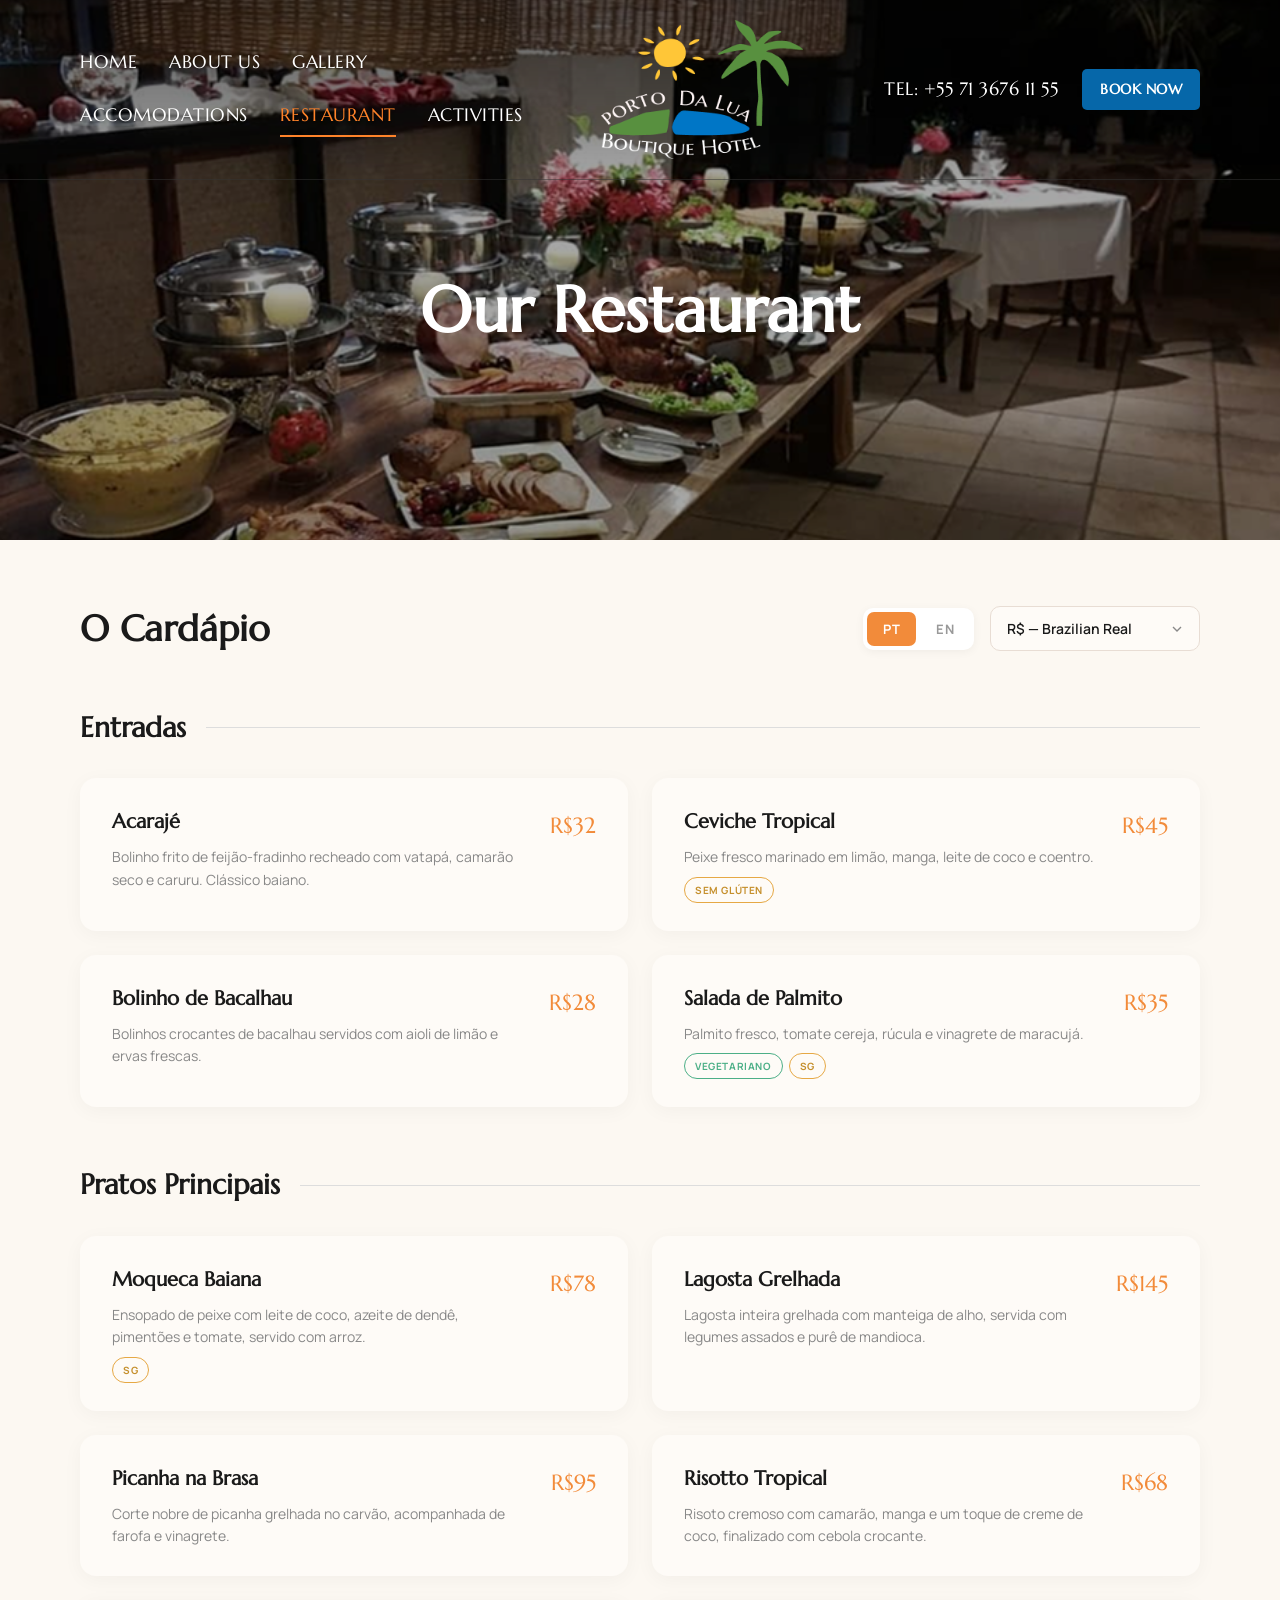
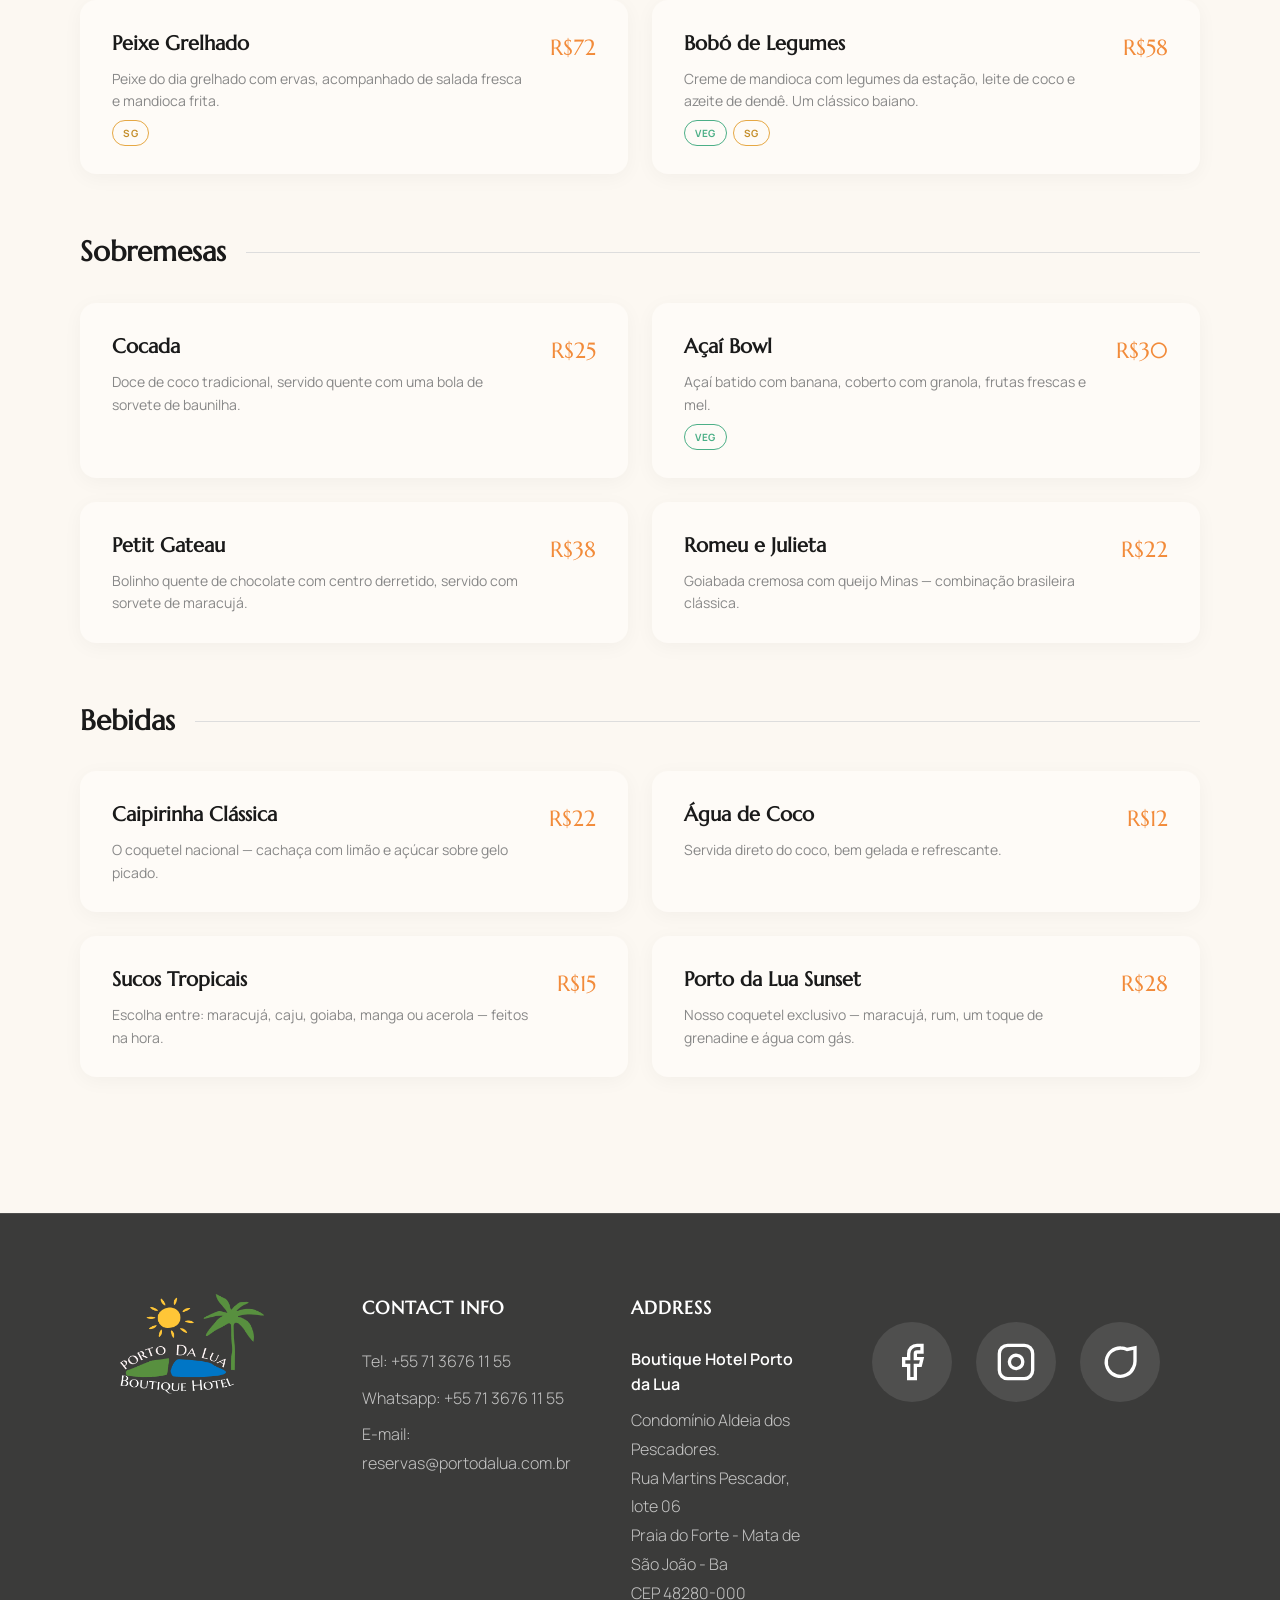
<file: restaurant.html>
<!doctype html>
<html lang="pt-BR">
<head>
  <meta charset="UTF-8" />
  <meta name="viewport" content="width=device-width, initial-scale=1.0" />
  <title>Restaurant – Porto Da Lua Boutique Hotel</title>
  <meta name="description" content="Explore the menu at Porto Da Lua Boutique Hotel's restaurant. Fresh tropical cuisine, seafood, and authentic Brazilian dishes." />
  <link href="https://fonts.googleapis.com/css2?family=Marcellus+SC&family=Marcellus&family=Manrope:wght@300;400;500;600;700;800&display=swap" rel="stylesheet" />
  <link rel="stylesheet" href="style.css" />
  <style>
    :root {
      --bg-main: #fcf8f2;
      --color-text: #1a1a1a;
      --color-orange: #f28b3a;
      --bg-card: #fefbf7;
      --form-border: #e8ddd4;
      --input-bg: #fefbf7;
    }
    body { background-color: var(--bg-main); color: var(--color-text); font-family: 'Manrope', sans-serif; margin: 0; padding: 0; }
    .navbar { transition: background-color 0.3s ease; }
    .navbar__link { font-family: 'Marcellus SC', serif; font-size: 18px; text-transform: uppercase; }

    /* ── Hero ── */
    .hero-restaurant {
      position: relative; height: 60vh; min-height: 450px;
      background: url('images/restaurant.png') no-repeat center/cover;
      display: flex; align-items: center; justify-content: center; text-align: center; color: white;
    }
    .hero-restaurant__overlay { position: absolute; inset: 0; background: rgba(0,0,0,0.35); }
    .hero-restaurant__content { position: relative; z-index: 1; padding-top: 80px; }
    .hero-restaurant__title { font-family: 'Marcellus', serif; font-size: 64px; margin: 0; }

    /* ── Controls Row ── */
    .menu-controls {
      max-width: 1200px; margin: 60px auto 0; padding: 0 40px;
      display: flex; align-items: center; justify-content: space-between; flex-wrap: wrap; gap: 20px;
    }
    .menu-controls__title { font-family: 'Marcellus', serif; font-size: 36px; margin: 0; }
    .menu-controls__right { display: flex; align-items: center; gap: 16px; flex-wrap: wrap; }

    /* ── Dropdown Select (shared style) ── */
    .menu-select {
      padding: 12px 44px 12px 16px;
      border: 1.5px solid var(--form-border);
      border-radius: 10px;
      background: var(--input-bg);
      font-family: 'Manrope', sans-serif;
      font-size: 14px; font-weight: 600; color: var(--color-text);
      outline: none; cursor: pointer;
      transition: border-color 0.2s, box-shadow 0.2s;
      -webkit-appearance: none; appearance: none;
      background-image: url("data:image/svg+xml,%3Csvg xmlns='http://www.w3.org/2000/svg' width='16' height='16' viewBox='0 0 24 24' fill='none' stroke='%23888' stroke-width='2'%3E%3Cpolyline points='6 9 12 15 18 9'/%3E%3C/svg%3E");
      background-repeat: no-repeat; background-position: right 14px center;
    }
    .menu-select:focus { border-color: var(--color-orange); box-shadow: 0 0 0 3px rgba(242,139,58,0.12); }

    /* ── Language Toggle ── */
    .lang-switcher {
      display: flex; gap: 4px; background: white; padding: 4px; border-radius: 10px;
      box-shadow: 0 2px 10px rgba(0,0,0,0.05);
    }
    .lang-btn {
      border: none; background: transparent; padding: 8px 16px; font-family: 'Manrope', sans-serif;
      font-size: 13px; font-weight: 700; border-radius: 7px; cursor: pointer; transition: all 0.25s;
      color: #999; letter-spacing: 0.03em;
    }
    .lang-btn.active { background: var(--color-orange); color: white; }

    /* ── Menu Section ── */
    .menu-section { max-width: 1200px; margin: 48px auto 0; padding: 0 40px 80px; }
    .menu-category { margin-bottom: 56px; }
    .menu-category__header { display: flex; align-items: center; gap: 20px; margin-bottom: 28px; }
    .menu-category__title { font-family: 'Marcellus', serif; font-size: 28px; margin: 0; white-space: nowrap; }
    .menu-category__line { flex: 1; height: 1px; background: #ddd; }
    .menu-grid { display: grid; grid-template-columns: 1fr 1fr; gap: 24px; }
    .menu-item {
      background: var(--bg-card); border-radius: 16px; padding: 28px 32px;
      box-shadow: 0 4px 20px rgba(0,0,0,0.04); transition: transform 0.3s, box-shadow 0.3s;
      display: flex; justify-content: space-between; align-items: flex-start; gap: 24px;
    }
    .menu-item:hover { transform: translateY(-3px); box-shadow: 0 8px 30px rgba(0,0,0,0.08); }
    .menu-item__info { flex: 1; }
    .menu-item__name { font-family: 'Marcellus', serif; font-size: 20px; margin: 0 0 8px; color: var(--color-text); }
    .menu-item__desc { font-size: 14px; color: #888; line-height: 1.6; margin: 0; }
    .menu-item__price {
      font-family: 'Marcellus', serif; font-size: 22px; color: var(--color-orange);
      white-space: nowrap; flex-shrink: 0; padding-top: 2px;
    }
    .menu-item__dietary { display: inline-flex; gap: 6px; margin-top: 8px; }
    .menu-item__tag {
      font-size: 10px; font-weight: 700; text-transform: uppercase; letter-spacing: 0.06em;
      padding: 4px 10px; border-radius: 99px; border: 1px solid #ddd; color: #888;
    }
    .menu-item__tag--veg { border-color: #4caf87; color: #4caf87; }
    .menu-item__tag--gf { border-color: #e6a844; color: #c58f2c; }

    @media (max-width: 1024px) {
      .hero-restaurant__title { font-size: 48px; }
      .menu-grid { grid-template-columns: 1fr; }
    }
    @media (max-width: 768px) {
      .hero-restaurant { height: 45vh; }
      .hero-restaurant__title { font-size: 36px; }
      .menu-controls { flex-direction: column; align-items: flex-start; }
    }
  </style>
</head>
<body>

  <!-- ── Navbar ── -->
  <header>
    <nav class="navbar" role="navigation" aria-label="Main navigation">
      <div class="navbar__inner">
        <div class="navbar__column navbar__column--left">
          <div class="navbar__row" role="list">
            <a href="index.html" class="navbar__link" role="listitem">Home</a>
            <a href="about.html" class="navbar__link" role="listitem">About us</a>
            <a href="gallery.html" class="navbar__link" role="listitem">Gallery</a>
          </div>
          <div class="navbar__row" role="list">
            <a href="accommodations.html" class="navbar__link" role="listitem">Accomodations</a>
            <a href="restaurant.html" class="navbar__link" role="listitem" style="color:#FF832A; border-bottom: 2px solid #FF832A;">Restaurant</a>
            <a href="activities.html" class="navbar__link" role="listitem">Activities</a>
          </div>
        </div>
        <a href="index.html" class="navbar__logo" aria-label="Porto Da Lua home">
          <img src="assets/logo.png" alt="Porto Da Lua logo" />
        </a>
        <div class="navbar__column navbar__column--right">
          <span class="navbar__link navbar__link--tel">Tel: +55 71 3676 11 55</span>
          <a href="accommodations.html" class="navbar__link btn--book">Book Now</a>
          <button class="navbar__hamburger" aria-label="Toggle navigation menu" aria-expanded="false" aria-controls="mobile-menu" id="hamburger-btn">
            <span></span><span></span><span></span>
          </button>
        </div>
      </div>
      <nav id="mobile-menu" class="navbar__mobile-menu" aria-label="Mobile navigation">
        <a href="index.html" class="navbar__link">Home</a>
        <a href="accommodations.html" class="navbar__link">Accommodations</a>
        <a href="restaurant.html" class="navbar__link">Restaurant</a>
        <a href="activities.html" class="navbar__link">Activities</a>
        <a href="about.html" class="navbar__link">About us</a>
        <a href="accommodations.html" class="navbar__cta btn--book" style="margin-top:8px">Book Now</a>
      </nav>
    </nav>
  </header>

  <!-- ── Hero ── -->
  <section class="hero-restaurant">
    <div class="hero-restaurant__overlay"></div>
    <div class="hero-restaurant__content">
      <h1 class="hero-restaurant__title">Our Restaurant</h1>
    </div>
  </section>

  <!-- ── Menu Controls ── -->
  <div class="menu-controls">
    <h2 class="menu-controls__title">O Cardápio</h2>
    <div class="menu-controls__right">
      <div class="lang-switcher" role="group" aria-label="Language">
        <button class="lang-btn active" data-lang="pt">PT</button>
        <button class="lang-btn" data-lang="en">EN</button>
      </div>
      <select class="menu-select" id="currency-select" aria-label="Currency">
        <option value="BRL" data-symbol="R$" selected>R$ — Brazilian Real</option>
        <option value="USD" data-symbol="$">$ — US Dollar</option>
        <option value="EUR" data-symbol="€">€ — Euro</option>
        <option value="GBP" data-symbol="£">£ — British Pound</option>
        <option value="JPY" data-symbol="¥">¥ — Japanese Yen</option>
        <option value="CHF" data-symbol="CHF">CHF — Swiss Franc</option>
        <option value="CAD" data-symbol="C$">C$ — Canadian Dollar</option>
        <option value="AUD" data-symbol="A$">A$ — Australian Dollar</option>
        <option value="CNY" data-symbol="¥">¥ — Chinese Yuan</option>
        <option value="DKK" data-symbol="kr">kr — Danish Krone</option>
      </select>
    </div>
  </div>

  <!-- ── Menu ── -->
  <section class="menu-section">

    <!-- Starters -->
    <div class="menu-category">
      <div class="menu-category__header">
        <h3 class="menu-category__title" data-pt="Entradas" data-en="Starters">Entradas</h3>
        <div class="menu-category__line"></div>
      </div>
      <div class="menu-grid">
        <div class="menu-item">
          <div class="menu-item__info">
            <h4 class="menu-item__name">Acarajé</h4>
            <p class="menu-item__desc" data-pt="Bolinho frito de feijão-fradinho recheado com vatapá, camarão seco e caruru. Clássico baiano." data-en="Traditional Bahian black-eyed pea fritters filled with vatapá, dried shrimp, and caruru.">Bolinho frito de feijão-fradinho recheado com vatapá, camarão seco e caruru. Clássico baiano.</p>
          </div>
          <span class="menu-item__price" data-price="32">R$32</span>
        </div>
        <div class="menu-item">
          <div class="menu-item__info">
            <h4 class="menu-item__name">Ceviche Tropical</h4>
            <p class="menu-item__desc" data-pt="Peixe fresco marinado em limão, manga, leite de coco e coentro." data-en="Fresh catch of the day marinated in lime, mango, coconut milk, and cilantro.">Peixe fresco marinado em limão, manga, leite de coco e coentro.</p>
            <div class="menu-item__dietary"><span class="menu-item__tag menu-item__tag--gf">Sem Glúten</span></div>
          </div>
          <span class="menu-item__price" data-price="45">R$45</span>
        </div>
        <div class="menu-item">
          <div class="menu-item__info">
            <h4 class="menu-item__name">Bolinho de Bacalhau</h4>
            <p class="menu-item__desc" data-pt="Bolinhos crocantes de bacalhau servidos com aioli de limão e ervas frescas." data-en="Crispy codfish fritters served with a zesty lime aioli and fresh herbs.">Bolinhos crocantes de bacalhau servidos com aioli de limão e ervas frescas.</p>
          </div>
          <span class="menu-item__price" data-price="28">R$28</span>
        </div>
        <div class="menu-item">
          <div class="menu-item__info">
            <h4 class="menu-item__name">Salada de Palmito</h4>
            <p class="menu-item__desc" data-pt="Palmito fresco, tomate cereja, rúcula e vinagrete de maracujá." data-en="Fresh hearts of palm, cherry tomatoes, arugula, and a passion fruit vinaigrette.">Palmito fresco, tomate cereja, rúcula e vinagrete de maracujá.</p>
            <div class="menu-item__dietary"><span class="menu-item__tag menu-item__tag--veg">Vegetariano</span><span class="menu-item__tag menu-item__tag--gf">SG</span></div>
          </div>
          <span class="menu-item__price" data-price="35">R$35</span>
        </div>
      </div>
    </div>

    <!-- Mains -->
    <div class="menu-category">
      <div class="menu-category__header">
        <h3 class="menu-category__title" data-pt="Pratos Principais" data-en="Main Courses">Pratos Principais</h3>
        <div class="menu-category__line"></div>
      </div>
      <div class="menu-grid">
        <div class="menu-item">
          <div class="menu-item__info">
            <h4 class="menu-item__name">Moqueca Baiana</h4>
            <p class="menu-item__desc" data-pt="Ensopado de peixe com leite de coco, azeite de dendê, pimentões e tomate, servido com arroz." data-en="Traditional fish stew with coconut milk, dendê oil, peppers, and tomatoes, served with rice.">Ensopado de peixe com leite de coco, azeite de dendê, pimentões e tomate, servido com arroz.</p>
            <div class="menu-item__dietary"><span class="menu-item__tag menu-item__tag--gf">SG</span></div>
          </div>
          <span class="menu-item__price" data-price="78">R$78</span>
        </div>
        <div class="menu-item">
          <div class="menu-item__info">
            <h4 class="menu-item__name">Lagosta Grelhada</h4>
            <p class="menu-item__desc" data-pt="Lagosta inteira grelhada com manteiga de alho, servida com legumes assados e purê de mandioca." data-en="Whole lobster grilled with garlic butter, served with roasted vegetables and cassava purée.">Lagosta inteira grelhada com manteiga de alho, servida com legumes assados e purê de mandioca.</p>
          </div>
          <span class="menu-item__price" data-price="145">R$145</span>
        </div>
        <div class="menu-item">
          <div class="menu-item__info">
            <h4 class="menu-item__name">Picanha na Brasa</h4>
            <p class="menu-item__desc" data-pt="Corte nobre de picanha grelhada no carvão, acompanhada de farofa e vinagrete." data-en="Premium Brazilian sirloin cap, charcoal-grilled to perfection, with farofa and vinagrete.">Corte nobre de picanha grelhada no carvão, acompanhada de farofa e vinagrete.</p>
          </div>
          <span class="menu-item__price" data-price="95">R$95</span>
        </div>
        <div class="menu-item">
          <div class="menu-item__info">
            <h4 class="menu-item__name">Risotto Tropical</h4>
            <p class="menu-item__desc" data-pt="Risoto cremoso com camarão, manga e um toque de creme de coco, finalizado com cebola crocante." data-en="Creamy risotto with shrimp, mango, and coconut cream, topped with crispy shallots.">Risoto cremoso com camarão, manga e um toque de creme de coco, finalizado com cebola crocante.</p>
          </div>
          <span class="menu-item__price" data-price="68">R$68</span>
        </div>
        <div class="menu-item">
          <div class="menu-item__info">
            <h4 class="menu-item__name">Peixe Grelhado</h4>
            <p class="menu-item__desc" data-pt="Peixe do dia grelhado com ervas, acompanhado de salada fresca e mandioca frita." data-en="Catch of the day grilled with herbs, served with a fresh salad and cassava fries.">Peixe do dia grelhado com ervas, acompanhado de salada fresca e mandioca frita.</p>
            <div class="menu-item__dietary"><span class="menu-item__tag menu-item__tag--gf">SG</span></div>
          </div>
          <span class="menu-item__price" data-price="72">R$72</span>
        </div>
        <div class="menu-item">
          <div class="menu-item__info">
            <h4 class="menu-item__name">Bobó de Legumes</h4>
            <p class="menu-item__desc" data-pt="Creme de mandioca com legumes da estação, leite de coco e azeite de dendê. Um clássico baiano." data-en="Rich cassava cream with seasonal vegetables, coconut milk, and dendê oil. A Bahian classic.">Creme de mandioca com legumes da estação, leite de coco e azeite de dendê. Um clássico baiano.</p>
            <div class="menu-item__dietary"><span class="menu-item__tag menu-item__tag--veg">Veg</span><span class="menu-item__tag menu-item__tag--gf">SG</span></div>
          </div>
          <span class="menu-item__price" data-price="58">R$58</span>
        </div>
      </div>
    </div>

    <!-- Desserts -->
    <div class="menu-category">
      <div class="menu-category__header">
        <h3 class="menu-category__title" data-pt="Sobremesas" data-en="Desserts">Sobremesas</h3>
        <div class="menu-category__line"></div>
      </div>
      <div class="menu-grid">
        <div class="menu-item">
          <div class="menu-item__info">
            <h4 class="menu-item__name">Cocada</h4>
            <p class="menu-item__desc" data-pt="Doce de coco tradicional, servido quente com uma bola de sorvete de baunilha." data-en="Traditional Brazilian coconut sweet, served warm with a scoop of vanilla gelato.">Doce de coco tradicional, servido quente com uma bola de sorvete de baunilha.</p>
          </div>
          <span class="menu-item__price" data-price="25">R$25</span>
        </div>
        <div class="menu-item">
          <div class="menu-item__info">
            <h4 class="menu-item__name">Açaí Bowl</h4>
            <p class="menu-item__desc" data-pt="Açaí batido com banana, coberto com granola, frutas frescas e mel." data-en="Frozen açaí blended with banana, topped with granola, fresh fruits, and honey.">Açaí batido com banana, coberto com granola, frutas frescas e mel.</p>
            <div class="menu-item__dietary"><span class="menu-item__tag menu-item__tag--veg">Veg</span></div>
          </div>
          <span class="menu-item__price" data-price="30">R$30</span>
        </div>
        <div class="menu-item">
          <div class="menu-item__info">
            <h4 class="menu-item__name">Petit Gateau</h4>
            <p class="menu-item__desc" data-pt="Bolinho quente de chocolate com centro derretido, servido com sorvete de maracujá." data-en="Warm chocolate lava cake with a molten centre, served with passion fruit ice cream.">Bolinho quente de chocolate com centro derretido, servido com sorvete de maracujá.</p>
          </div>
          <span class="menu-item__price" data-price="38">R$38</span>
        </div>
        <div class="menu-item">
          <div class="menu-item__info">
            <h4 class="menu-item__name">Romeu e Julieta</h4>
            <p class="menu-item__desc" data-pt="Goiabada cremosa com queijo Minas — combinação brasileira clássica." data-en="Creamy guava paste layered with Minas cheese — a quintessential Brazilian pairing.">Goiabada cremosa com queijo Minas — combinação brasileira clássica.</p>
          </div>
          <span class="menu-item__price" data-price="22">R$22</span>
        </div>
      </div>
    </div>

    <!-- Drinks -->
    <div class="menu-category">
      <div class="menu-category__header">
        <h3 class="menu-category__title" data-pt="Bebidas" data-en="Drinks">Bebidas</h3>
        <div class="menu-category__line"></div>
      </div>
      <div class="menu-grid">
        <div class="menu-item">
          <div class="menu-item__info">
            <h4 class="menu-item__name">Caipirinha Clássica</h4>
            <p class="menu-item__desc" data-pt="O coquetel nacional — cachaça com limão e açúcar sobre gelo picado." data-en="Brazil's national cocktail — cachaça muddled with lime and sugar over crushed ice.">O coquetel nacional — cachaça com limão e açúcar sobre gelo picado.</p>
          </div>
          <span class="menu-item__price" data-price="22">R$22</span>
        </div>
        <div class="menu-item">
          <div class="menu-item__info">
            <h4 class="menu-item__name">Água de Coco</h4>
            <p class="menu-item__desc" data-pt="Servida direto do coco, bem gelada e refrescante." data-en="Served straight from the coconut, ice-cold and refreshing.">Servida direto do coco, bem gelada e refrescante.</p>
          </div>
          <span class="menu-item__price" data-price="12">R$12</span>
        </div>
        <div class="menu-item">
          <div class="menu-item__info">
            <h4 class="menu-item__name">Sucos Tropicais</h4>
            <p class="menu-item__desc" data-pt="Escolha entre: maracujá, caju, goiaba, manga ou acerola — feitos na hora." data-en="Choose from: passion fruit, cashew, guava, mango, or acerola — fresh-pressed daily.">Escolha entre: maracujá, caju, goiaba, manga ou acerola — feitos na hora.</p>
          </div>
          <span class="menu-item__price" data-price="15">R$15</span>
        </div>
        <div class="menu-item">
          <div class="menu-item__info">
            <h4 class="menu-item__name">Porto da Lua Sunset</h4>
            <p class="menu-item__desc" data-pt="Nosso coquetel exclusivo — maracujá, rum, um toque de grenadine e água com gás." data-en="Our signature cocktail — passion fruit, rum, a splash of grenadine, and sparkling water.">Nosso coquetel exclusivo — maracujá, rum, um toque de grenadine e água com gás.</p>
          </div>
          <span class="menu-item__price" data-price="28">R$28</span>
        </div>
      </div>
    </div>

  </section>

  <!-- ── Footer ── -->
  <footer class="footer-dark">
    <div class="footer__inner">
      <div class="footer__col footer__col--logo">
        <img src="assets/logo.png" alt="Porto Da Lua Boutique Hotel logo" class="footer__logo-img" />
      </div>
      <div class="footer__col footer__col--contact">
        <p class="footer__col-title">Contact info</p>
        <p class="footer__contact-line">Tel: +55 71 3676 11 55</p>
        <p class="footer__contact-line">Whatsapp: +55 71 3676 11 55</p>
        <p class="footer__contact-line">E-mail: <a href="mailto:reservas@portodalua.com.br">reservas@portodalua.com.br</a></p>
      </div>
      <div class="footer__col footer__col--address">
        <p class="footer__col-title">Address</p>
        <p class="footer__address-name">Boutique Hotel Porto da Lua</p>
        <p class="footer__address-line">Condomínio Aldeia dos Pescadores.</p>
        <p class="footer__address-line">Rua Martins Pescador, lote 06</p>
        <p class="footer__address-line">Praia do Forte - Mata de São João - Ba</p>
        <p class="footer__address-line">CEP 48280-000</p>
      </div>
      <div class="footer__col footer__col--social">
        <div class="footer__social">
          <a href="https://www.facebook.com/praiadoforte" class="footer__social-icon" target="_blank" rel="noopener noreferrer" aria-label="Facebook"><svg width="24" height="24" viewBox="0 0 24 24" fill="none" stroke="currentColor" stroke-width="2"><path d="M18 2h-3a5 5 0 0 0-5 5v3H7v4h3v8h4v-8h3l1-4h-4V7a1 1 0 0 1 1-1h3z"/></svg></a>
          <a href="https://www.instagram.com/portodaluaboutiquehotel/" class="footer__social-icon" target="_blank" rel="noopener noreferrer" aria-label="Instagram"><svg width="24" height="24" viewBox="0 0 24 24" fill="none" stroke="currentColor" stroke-width="2"><rect x="2" y="2" width="20" height="20" rx="5" ry="5"/><path d="M16 11.37A4 4 0 1 1 12.63 8 4 4 0 0 1 16 11.37z"/><line x1="17.5" y1="6.5" x2="17.51" y2="6.5"/></svg></a>
          <a href="https://api.whatsapp.com/send/?phone=5571996258326" class="footer__social-icon" target="_blank" rel="noopener noreferrer" aria-label="WhatsApp"><svg width="24" height="24" viewBox="0 0 24 24" fill="none" stroke="currentColor" stroke-width="2"><path d="M21 11.5a8.38 8.38 0 0 1-.9 3.8 8.5 8.5 0 1 1-7.6-11.7 8.38 8.38 0 0 1 3.8.9L21 3.5Z"/></svg></a>
        </div>
      </div>
    </div>
  </footer>

  <script>
    (function () {
      // Hamburger
      const btn = document.getElementById("hamburger-btn");
      const menu = document.getElementById("mobile-menu");
      if (btn && menu) {
        btn.addEventListener("click", () => {
          const isOpen = menu.classList.toggle("is-open");
          btn.setAttribute("aria-expanded", String(isOpen));
        });
        menu.querySelectorAll("a").forEach(link => {
          link.addEventListener("click", () => { menu.classList.remove("is-open"); btn.setAttribute("aria-expanded", "false"); });
        });
      }

      // ── Currency dropdown ──
      const rates = { BRL:1, USD:0.19, EUR:0.17, GBP:0.15, JPY:28.5, CHF:0.16, CAD:0.26, AUD:0.29, CNY:1.38, DKK:1.29 };
      const currSelect = document.getElementById("currency-select");

      currSelect.addEventListener("change", updatePrices);

      function updatePrices() {
        const opt = currSelect.options[currSelect.selectedIndex];
        const sym = opt.dataset.symbol;
        const rate = rates[currSelect.value] || 1;
        document.querySelectorAll(".menu-item__price[data-price]").forEach(el => {
          const base = parseFloat(el.dataset.price);
          const converted = Math.round(base * rate);
          el.textContent = `${sym}${converted}`;
        });
      }

      // ── Language toggle ──
      let currentLang = "pt";
      document.querySelectorAll(".lang-btn").forEach(b => {
        b.addEventListener("click", () => {
          document.querySelectorAll(".lang-btn").forEach(x => x.classList.remove("active"));
          b.classList.add("active");
          currentLang = b.dataset.lang;
          // Update descriptions
          document.querySelectorAll(".menu-item__desc[data-pt]").forEach(el => {
            el.textContent = el.dataset[currentLang];
          });
          // Update category titles
          document.querySelectorAll(".menu-category__title[data-pt]").forEach(el => {
            el.textContent = el.dataset[currentLang];
          });
          // Update the main title
          const mainTitle = document.querySelector(".menu-controls__title");
          mainTitle.textContent = currentLang === "pt" ? "O Cardápio" : "The Menu";
        });
      });
    })();
  </script>
</body>
</html>
</file>
<file: style.css>
/* ============================================================
       DESIGN TOKENS
    ============================================================ */
:root {
  /* Colors */
  --color-bg: #fef9ef;
  --color-nav-bg: #fff7e8;
  --color-blue: #0667A9;
  --color-orange: #ff832a;
  --color-gold: #e8c594;
  --color-text-dark: #202b21;
  --color-text-black: #000000;
  --color-text-body: #393939;
  --color-text-muted: #666666;
  --color-white: #ffffff;
  --color-light-blue: #0c72c1;
  --color-soft-orange: #f28b3a;
  --color-beige-bg: #fcf8f2;
  --color-overlay: rgba(0, 0, 0, 0.25);

  /* Fonts */
  --font-heading: "Marcellus", serif;
  --font-body: "Manrope", sans-serif;

  /* Font sizes */
  --fs-10: 10px;
  --fs-14: 14px;
  --fs-16: 16px;
  --fs-18: 18px;
  --fs-20: 20px;
  --fs-22: 22px;
  --fs-24: 24px;
  --fs-26: 26px;
  --fs-28: 28px;
  --fs-30: 30px;
  --fs-32: 32px;
  --fs-40: 40px;
  --fs-48: 48px;
  --fs-52: 52px;
  --fs-65: 65px;
  --fs-80: 80px;
  --fs-96: 96px;

  /* Spacing */
  --sp-8: 8px;
  --sp-16: 16px;
  --sp-20: 20px;
  --sp-24: 24px;
  --sp-32: 32px;
  --sp-40: 40px;
  --sp-48: 48px;
  --sp-64: 64px;
  --sp-80: 80px;
  --sp-100: 100px;
  --sp-120: 120px;

  /* Border radius */
  --br-5: 5px;
  --br-8: 8px;
  --br-10: 10px;
  --br-16: 16px;
  --br-full: 9999px;

  /* Shadows */
  --shadow-card: 0px 8px 24px 0px rgba(0, 0, 0, 0.12);
  --shadow-page: 0px 4px 4px 0px rgba(0, 0, 0, 0.25);
  --shadow-booking: 0px 12px 40px rgba(0, 0, 0, 0.18);
}

/* ============================================================
       RESET & BASE
    ============================================================ */
*,
*::before,
*::after {
  box-sizing: border-box;
  margin: 0;
  padding: 0;
}

html {
  scroll-behavior: smooth;
}

body {
  background-color: var(--color-bg);
  font-family: var(--font-body);
  color: var(--color-text-black);
  overflow-x: hidden;
}

img {
  display: block;
  max-width: 100%;
}

a {
  text-decoration: none;
  color: inherit;
}

  /* Wavy Dividers */
  .section-wave {
    position: absolute;
    left: 0;
    width: 100%;
    line-height: 0;
    z-index: 1;
  }
  
  .section-wave--top {
    top: 0;
    transform: translateY(-99%); /* Make it blend with the border perfectly */
  }
  
  .section-wave--bottom {
    bottom: 0;
    transform: rotate(180deg) translateY(-99%);
  }
  
  .section-wave svg {
    display: block;
    width: 100%;
    height: 80px;
    fill: #9bc4e0; /* Blue background */
  }

  /* Organic DECORATIONS */
  .intro-palm {
    position: absolute;
    top: 10%;
    left: -20px;
    width: 150px;
    z-index: -1;
  }

  .intro-rocks {
    position: absolute;
    top: -20px;
    right: 20%;
    width: 80px;
    z-index: -1;
  }

/* ============================================================
   BASE STYLES & LAYOUT
   ============================================================ */
body {
  font-family: var(--font-body);
  color: var(--color-text-body);
  line-height: 1.6;
  background-color: var(--color-beige-bg);
  overflow-x: hidden;
}

h1, h2, h3, h4 {
  font-family: var(--font-heading);
  text-transform: none; /* Marcellus looks better in mixed case for this theme */
}

.btn--book {
  background-color: var(--color-soft-orange);
  color: var(--color-white);
  padding: 7px 14px;
  border-radius: var(--br-5);
  font-weight: 700;
  font-size: 13px;
  text-decoration: none;
  transition: all 0.3s ease;
  display: inline-block;
  text-align: center;
  font-family: 'Manrope', sans-serif;
  text-transform: none;
  letter-spacing: 0;
  text-shadow: none;
}

.btn--book:hover {
  background-color: #e27520;
  transform: translateY(-2px);
  box-shadow: 0 4px 12px rgba(242, 139, 58, 0.4);
}

.btn--orange {
  background-color: var(--color-soft-orange);
  color: var(--color-white);
  border: none;
  cursor: pointer;
  box-shadow: 0 4px 10px rgba(242, 139, 58, 0.3);
}

.btn--orange:hover {
  background-color: #e27520;
}

.btn--back {
  display: inline-flex;
  align-items: center;
  gap: 8px;
  color: var(--color-orange);
  text-decoration: none;
  font-size: 14px;
  font-weight: 600;
  margin-bottom: 24px;
  transition: transform 0.2s;
}

.btn--back:hover {
  transform: translateX(-5px);
}

/* ============================================================
       NAVBAR
    ============================================================ */
.navbar {
  position: absolute;
  top: 0;
  left: 0;
  width: 100%;
  z-index: 1000;
  background: linear-gradient(to bottom, rgba(0,0,0,0.45) 0%, rgba(0,0,0,0.15) 70%, transparent 100%);
  height: 180px;
  display: flex;
  align-items: center;
  padding: 0 80px;
  border-bottom: 1px solid rgba(255, 255, 255, 0.1);
  transition: background-color 0.3s ease;
}

.navbar--with-bg {
  background-image: url('images/checkout.png');
  background-size: cover;
  background-position: center;
  z-index: 1000;
}

.navbar--with-bg::after {
  content: "";
  position: absolute; inset: 0;
  background: rgba(0, 0, 0, 0.3);
  z-index: -1;
}




.navbar__inner {
  width: 100%;
  max-width: 1440px;
  margin: 0 auto;
  display: grid;
  grid-template-columns: 1fr 1fr 1fr; /* Balanced columns for perfect centering */
  align-items: center;
  gap: 20px;
}

.navbar__column {
  display: flex;
  align-items: center;
}

.navbar__column--left {
  justify-content: flex-start;
  flex-direction: column;
  align-items: flex-start;
  gap: 12px;
}

.navbar__row {
  display: flex;
  gap: 32px;
}

.navbar__column--right {
  justify-content: flex-end;
  gap: 24px;
}

.navbar__logo {
  display: flex;
  justify-content: center;
  align-items: center;
  flex-shrink: 0;
  padding: 0 20px;
}

.navbar__logo img {
  height: 140px; /* Much bigger logo */
  width: auto;
  max-width: 320px;
  object-fit: contain;
  object-position: center;
  display: block;
}

.navbar__links {
  display: flex;
  align-items: center;
  gap: 32px;
}

.navbar__link {
  font-family: 'Marcellus SC', serif; /* Upscale font */
  font-weight: 500;
  font-size: 18px; /* Reduced by 30% as requested */
  color: var(--color-white);
  white-space: nowrap;
  transition: all 0.2s ease;
  padding: 6px 0;
  text-shadow: 0 1px 2px rgba(0,0,0,0.2);
  text-transform: uppercase; /* Matching mockup */
  letter-spacing: 0.5px;
}

.navbar__link:hover {
  color: #FF832A;
}

.navbar__cta {
  background-color: var(--color-blue);
  color: var(--color-white);
  font-family: var(--font-body);
  font-weight: 600;
  font-size: 13px;
  padding: 8px 18px;
  border-radius: var(--br-5);
  border: none;
  cursor: pointer;
  transition: opacity 0.2s, transform 0.15s;
  white-space: nowrap;
}

.navbar__cta:hover {
  opacity: 0.88;
  transform: translateY(-1px);
}

/* Override navbar__link styles when used as Book Now button */
.navbar__link.btn--book,
.navbar__cta.btn--book {
  font-family: 'Marcellus SC', serif;
  font-size: 14px;
  font-weight: 600;
  padding: 9px 18px;
  text-transform: uppercase;
  letter-spacing: 0.5px;
  text-shadow: none;
  border-radius: var(--br-5);
  background-color: var(--color-blue);
  color: var(--color-white);
}

.active {
  color: #FF832A;
  border-bottom: 2px solid #FF832A;
}


/* Hamburger (hidden on desktop) */
.navbar__hamburger {
  display: none;
  flex-direction: column;
  justify-content: center;
  align-items: center;
  gap: 6px;
  background: none;
  border: none;
  cursor: pointer;
  padding: 8px;
  width: 44px;
  height: 44px;
}

.navbar__hamburger span {
  display: block;
  width: 28px;
  height: 3px;
  background-color: var(--color-soft-orange);
  border-radius: 2px;
  transition: transform 0.3s, opacity 0.3s;
}

.navbar__hamburger[aria-expanded="true"] span:nth-child(1) {
  transform: translateY(9px) rotate(45deg);
}
.navbar__hamburger[aria-expanded="true"] span:nth-child(2) {
  opacity: 0;
}
.navbar__hamburger[aria-expanded="true"] span:nth-child(3) {
  transform: translateY(-9px) rotate(-45deg);
}

/* Mobile menu */
.navbar__mobile-menu {
  display: none;
  flex-direction: column;
  background-color: var(--color-nav-bg);
  padding: 0;
  gap: 24px;
  max-height: 0;
  overflow: hidden;
  transition: max-height 0.4s ease, padding 0.3s ease;
}

.navbar__mobile-menu.is-open {
  max-height: 500px;
  padding: 24px 32px 32px;
}

.navbar__mobile-menu .navbar__link {
  font-size: var(--fs-20);
}

.navbar__mobile-menu .navbar__cta {
  align-self: flex-start;
}

/* ============================================================
       HERO
    ============================================================ */
.hero {
  position: relative;
  height: 100vh;
  min-height: 700px;
  width: 100%;
  display: flex;
  flex-direction: column;
  align-items: center;
  justify-content: center;
  text-align: center;
  /* overflow: hidden; -- removed to allow dropdowns to overlay next sections */
}

.hero__img {
  position: absolute;
  inset: 0;
  width: 100%;
  height: 100%;
  object-fit: cover;
  object-position: center;
}

.hero__overlay {
  position: absolute;
  inset: 0;
  background: rgba(0, 0, 0, 0.4);
}

.hero__content {
  position: relative;
  z-index: 2;
  color: var(--color-white);
  padding: 0 var(--sp-24);
  max-width: 1200px;
  margin: 180px auto 0 15%; /* Adjusted offset to 15% as requested */
  display: flex;
  flex-direction: column;
  align-items: flex-start;
  text-align: left;
}





.hero__subtitle {
  font-family: "Marcellus SC", serif;
  font-size: 36.4px; /* 70% of 52px */
  color: var(--color-white);
  font-weight: 600; /* Adjusted to 600 */
  letter-spacing: 2px;
  margin-bottom: 12px;
  text-align: left;
}






.hero__title {
  font-family: var(--font-body);
  font-weight: 600; /* Adjusted to 600 */
  font-size: 67.16px; /* 70% of 95.94px */
  color: var(--color-white);
  text-transform: uppercase;
  line-height: 1.1;
  letter-spacing: -2px;
  margin-bottom: 40px;
  text-align: left;
  white-space: nowrap; /* Single line */
}




/* Responsive adjustment */
@media (max-width: 1200px) {
  .hero__content {
    margin-left: 5%;
  }
  .hero__title {
    font-size: 7vw;
    white-space: normal;
  }
  .hero__subtitle {
    font-size: 28px;
  }
}



/* ============================================================
       BOOKING BAR  — centered below hero
    ============================================================ */
.booking-bar {
  position: relative;
  z-index: 10;
  display: flex;
  align-items: stretch;
  background: white;
  padding: 8px;
  border-radius: var(--br-8);
  box-shadow: 0 15px 45px rgba(0, 0, 0, 0.25);
  width: fit-content;
  max-width: 1100px;
  margin: 20px auto; /* Explicitly centered */
}

.booking-bar__field {
  position: relative; /* Anchor for dropdowns */
  flex: 1;
  display: flex;
  align-items: center;
  padding: 12px 24px;
  border-right: 1px solid #eee;
  cursor: pointer;
  min-width: 240px;
  text-align: left;
  transition: background 0.2s;
}

#guests-field {
  min-width: 140px;
  flex: 0 1 auto;
  padding-left: 16px;
  padding-right: 16px;
}

#rooms-field {
  min-width: 160px;
  flex: 0 1 auto;
}

.booking-bar__input-wrapper {
  display: flex;
  flex-direction: column;
  width: 100%;
}

.booking-bar__field:hover {
  background: #fcfcfc;
}

.booking-bar__field:last-of-type {
  border-right: none;
}

.booking-bar__field-label {
  font-size: 11px;
  text-transform: uppercase;
  color: #888;
  font-weight: 700;
  letter-spacing: 1.2px;
  margin-bottom: 4px;
}

.booking-bar__input {
  font-size: 16px;
  color: var(--color-text-black);
  font-weight: 700;
  background: transparent;
  border: none;
  padding: 0;
  white-space: nowrap;
  overflow: hidden;
  text-overflow: ellipsis;
  width: 100%;
  display: block;
}

.booking-bar .booking-bar__input::placeholder {
  color: #bbb;
}

.booking-bar__btn {
  background-color: var(--color-soft-orange);
  color: var(--color-white);
  border: none;
  padding: 0 40px;
  font-family: var(--font-body);
  font-weight: 800;
  font-size: 18px;
  border-radius: var(--br-8);
  margin-left: 10px;
  cursor: pointer;
  transition: all 0.3s ease;
  text-transform: uppercase;
}

.booking-bar__btn:hover {
  background-color: #e27520;
  transform: translateY(-2px);
  box-shadow: 0 8px 25px rgba(242, 139, 58, 0.4);
}

.booking-bar__icon {
  width: 24px;
  height: 24px;
  color: var(--color-text-muted);
  flex-shrink: 0;
}

.booking-bar__chevron {
  width: 16px;
  height: 16px;
  color: var(--color-text-muted);
}

.booking-bar__input-wrapper {
  display: flex;
  align-items: center;
  justify-content: space-between;
  width: 100%;
}

.booking-bar__input {
  font-family: var(--font-body);
  font-weight: 600;
  font-size: var(--fs-16);
  color: var(--color-text-black);
  border: none;
  outline: none;
  background: transparent;
  width: 100%;
  cursor: pointer;
  padding: 0;
}

.booking-bar__text {
  font-family: var(--font-body);
  font-weight: 600;
  font-size: var(--fs-16);
  color: var(--color-text-black);
  user-select: none;
}

/* ── Scroll-reveal animations ── */
@keyframes fade-up-in {
  from { opacity: 0; transform: translateY(32px); }
  to   { opacity: 1; transform: translateY(0); }
}
@keyframes fade-left-in {
  from { opacity: 0; transform: translateX(-28px); }
  to   { opacity: 1; transform: translateX(0); }
}
@keyframes fade-right-in {
  from { opacity: 0; transform: translateX(28px); }
  to   { opacity: 1; transform: translateX(0); }
}
@keyframes scale-in {
  from { opacity: 0; transform: scale(0.94); }
  to   { opacity: 1; transform: scale(1); }
}

.reveal {
  opacity: 0;
  will-change: opacity, transform;
}
.reveal.is-visible {
  animation: fade-up-in 0.65s cubic-bezier(0.16, 1, 0.3, 1) both;
}
.reveal--left.is-visible  { animation: fade-left-in  0.65s cubic-bezier(0.16, 1, 0.3, 1) both; }
.reveal--right.is-visible { animation: fade-right-in 0.65s cubic-bezier(0.16, 1, 0.3, 1) both; }
.reveal--scale.is-visible { animation: scale-in      0.65s cubic-bezier(0.16, 1, 0.3, 1) both; }
.reveal--d1.is-visible { animation-delay: 0.08s; }
.reveal--d2.is-visible { animation-delay: 0.16s; }
.reveal--d3.is-visible { animation-delay: 0.24s; }
.reveal--d4.is-visible { animation-delay: 0.32s; }

/* Custom Guest Dropdown */
.guests-dropdown {
  position: absolute;
  top: calc(100% + 10px);
  left: 0;
  min-width: 280px;
  background: white;
  border-radius: var(--br-8);
  box-shadow: 0 12px 40px rgba(0,0,0,0.18);
  padding: 24px;
  display: flex;
  flex-direction: column;
  gap: 20px;
  border: 1px solid #d0d0d0;
  z-index: 100;
  opacity: 0;
  visibility: hidden;
  transform: translateY(-10px);
  transition: all 0.2s ease;
}

.guests-dropdown.is-open {
  opacity: 1;
  visibility: visible;
  transform: translateY(0);
}

/* Scroll Reveal animations */
.reveal {
  opacity: 0;
  transform: translateY(30px);
  transition: all 0.8s cubic-bezier(0.165, 0.84, 0.44, 1);
}

.reveal.is-visible {
  opacity: 1;
  transform: translateY(0);
}

/* Scroll Reveal Animations */
.reveal {
  opacity: 0;
  transform: translateY(30px);
  transition: all 0.8s cubic-bezier(0.165, 0.84, 0.44, 1);
}

.reveal.is-visible {
  opacity: 1;
  transform: translateY(0);
}

.guests-dropdown__row {
  display: flex;
  align-items: center;
  justify-content: space-between;
}

.guests-dropdown__label {
  font-family: var(--font-body);
  font-weight: 500;
  font-size: 16px;
  color: var(--color-text-black);
}

.counter {
  display: flex;
  align-items: center;
  gap: 16px;
  border: 1px solid #ddd;
  border-radius: var(--br-5);
  padding: 4px;
}

.counter__btn {
  background: none;
  border: none;
  width: 28px;
  height: 28px;
  display: flex;
  align-items: center;
  justify-content: center;
  font-size: 20px;
  cursor: pointer;
  color: var(--color-blue);
  border-radius: 50%;
  transition: background 0.2s;
}

.counter__btn:hover {
  background: rgba(0,118,198,0.1);
}

.counter__val {
  font-family: var(--font-body);
  font-weight: 600;
  font-size: 16px;
  min-width: 20px;
  text-align: center;
  color: var(--color-text-black);
}

.booking-bar__btn {
  background-color: var(--color-orange);
  color: var(--color-white);
  font-family: var(--font-body);
  font-weight: 700;
  font-size: var(--fs-16);
  height: 70px;
  padding: 0 40px;
  border: none;
  border-radius: var(--br-8);
  cursor: pointer;
  display: flex;
  align-items: center;
  justify-content: center;
  gap: 8px;
  transition: background-color 0.2s, transform 0.15s, box-shadow 0.2s;
  white-space: nowrap;
  letter-spacing: 0.3px;
}

.booking-bar__btn:hover {
  background-color: #e06b18;
  transform: translateY(-2px);
  box-shadow: 0 6px 20px rgba(255,131,42,0.35);
}

/* ============================================================
       INTRO SECTION
    ============================================================ */
.intro {
  position: relative;
  padding: 100px 32px 80px;
  overflow: hidden;
  text-align: center;
}

.intro__heading {
  font-family: var(--font-heading);
  font-size: var(--fs-40);
  color: #FF832A;
  font-weight: 400;
  margin-bottom: 28px;
  line-height: 1.2;
}

.intro__body {
  font-family: var(--font-body);
  font-weight: 500;
  font-size: var(--fs-20);
  color: var(--color-text-body);
  line-height: 1.9;
  max-width: 780px;
  margin: 0 auto;
}

/* Mid-page Banner */
.mid-banner {
  width: 100%;
  height: 600px; /* Cinematic widescreen height */
  overflow: hidden;
  margin: 60px 0;
}

.mid-banner__img {
  width: 100%;
  height: 100%;
  object-fit: cover;
  object-position: center;
}

/* ============================================================
       ACCOMMODATIONS
    ============================================================ */
.accommodations {
  position: relative;
  background-color: var(--color-bg); /* Match the intro background */
  padding: 80px 0 60px;
  margin-bottom: 60px;
  color: var(--color-text-black);
}

/* Organic Blobs removed for minimalist look */

/* Palm Branch decoration */
.accom-palm {
  position: absolute;
  top: 80px;
  left: 60px;
  width: 200px;
  z-index: 2;
  opacity: 0.9;
}

/* Three mini palm trees at the bottom of the blue background */
.gallery-palms {
  position: absolute;
  bottom: -60px; /* Offset to sit on wave */
  right: 20%;
  width: 200px;
  z-index: 2;
}

.accommodations__container {
  position: relative;
  z-index: 2;
  max-width: 1920px;
  margin: 0 auto;
  padding: 0 40px;
}

.accommodations__header {
  display: flex;
  flex-direction: column;
  align-items: center; /* Center items */
  text-align: center; /* Center text */
  margin-bottom: 60px;
}

.accommodations__heading {
  font-family: var(--font-heading);
  font-size: 56px;
  color: #0667A9; /* Updated to requested blue */
  font-weight: 400;
  margin-bottom: 24px;
  display: flex;
  align-items: center;
  justify-content: center; /* Center text */
  gap: 16px;
}


.accommodations__sub {
  font-family: var(--font-body);
  font-weight: 700;
  font-size: 28px;
  color: var(--color-text-black);
  margin-bottom: 16px;
}

.accommodations__desc {
  font-family: var(--font-body);
  font-weight: 400;
  font-size: 18px;
  line-height: 1.6;
  color: #3d3d3d;
  max-width: 600px;
  margin: 0 auto 32px; /* Center-align the description block */
}

.room-slider {
  position: relative;
  padding: 0 40px;
}

.room-slider__track {
  display: flex;
  gap: 32px;
  overflow-x: auto;
  scroll-snap-type: x mandatory;
  padding: 20px 0 60px;
  scrollbar-width: none;
  scroll-behavior: smooth; /* Modern fluid feeling for buttons */
}

.room-slider__track.is-dragging {
  scroll-snap-type: none !important;
  scroll-behavior: auto !important;
  cursor: grabbing;
}

.room-slider__track::-webkit-scrollbar {
  display: none;
}

/* Floating Navigation Arrows */
.room-slider__arrow {
  position: absolute;
  top: 50%;
  transform: translateY(-50%);
  z-index: 10;
  background: rgba(255, 255, 255, 0.7);
  backdrop-filter: blur(4px);
  border: none;
  width: 60px;
  height: 60px;
  border-radius: 50%;
  display: flex;
  align-items: center;
  justify-content: center;
  cursor: pointer;
  box-shadow: 0 4px 12px rgba(0,0,0,0.1);
  transition: all 0.3s ease;
}

.room-slider__arrow:hover {
  background: var(--color-white);
  transform: translateY(-50%) scale(1.1);
}

.room-slider__arrow--prev {
  left: -20px;
}

.room-slider__arrow--next {
  right: -20px;
}

.room-card {
  flex: 0 0 460px;
  background: var(--color-white);
  border-radius: 20px;
  overflow: hidden;
  box-shadow: 0 10px 30px rgba(0,0,0,0.1);
  border: 4px solid var(--color-white);
  scroll-snap-align: start;
}

.room-card__img-wrap {
  height: 480px;
  overflow: hidden;
}

.room-card__img-wrap img {
  width: 100%;
  height: 100%;
  object-fit: cover;
}

.room-card__info {
  padding: 32px;
}

.room-card__title {
  font-family: var(--font-heading);
  font-size: 28px;
  color: var(--color-text-dark);
  margin-bottom: 20px;
}

.room-card__specs {
  display: flex;
  gap: 24px;
  margin-bottom: 24px;
  border-bottom: 1px solid #eee;
  padding-bottom: 16px;
}

.room-card__spec {
  display: flex;
  align-items: center;
  gap: 8px;
  font-family: var(--font-body);
  font-size: 14px;
  color: #666;
}

.room-card__spec svg {
  width: 20px;
  height: 20px;
  color: #999;
}

.room-card__summary {
  font-family: var(--font-body);
  font-size: 14px;
  line-height: 1.6;
  color: #777;
  margin-bottom: 24px;
}

.room-card__link {
  font-family: var(--font-body);
  font-weight: 700;
  font-size: 16px;
  color: #3d3d3d;
  text-decoration: none;
  display: inline-flex;
  align-items: center;
  gap: 4px;
}

.room-card__link:hover {
  color: var(--color-blue);
}

.btn--book {
  display: inline-flex;
  align-items: center;
  justify-content: center;
  background-color: var(--color-blue);
  color: var(--color-white);
  font-family: var(--font-body);
  font-weight: 700;
  font-size: var(--fs-16);
  padding: 16px 40px;
  border-radius: var(--br-16);
  border: none;
  cursor: pointer;
  transition: opacity 0.2s, transform 0.15s;
  text-decoration: none;
  letter-spacing: 0.3px;
}
.btn--book:hover {
  opacity: 0.88;
  transform: translateY(-2px);
}

/* ============================================================
       GALLERY
    ============================================================ */
.gallery {
  position: relative;
  padding: 40px 0 100px;
  background: var(--color-white); /* Changed to white as requested */
  overflow: visible;
  color: var(--color-text-black);
}

.gallery__heading {
  font-family: var(--font-heading);
  font-size: var(--fs-40);
  color: var(--color-blue);
  font-weight: 400;
  text-align: center;
  margin-bottom: 10px;
}

.gallery__sub {
  font-family: var(--font-body);
  font-weight: 700;
  font-size: var(--fs-32);
  line-height: 1.4;
  text-align: center;
  margin-bottom: 48px;
  color: var(--color-text-dark);
}

.gallery__strip {
  display: flex;
  gap: 20px;
  overflow-x: auto;
  padding: 12px 60px 24px;
  scrollbar-width: none;
  -ms-overflow-style: none;
  cursor: grab;
}

.gallery__strip::-webkit-scrollbar {
  display: none;
}

.gallery__strip:active {
  cursor: grabbing;
}

.gallery__strip.is-browsing a {
  pointer-events: none;
}

.gallery__item {
  display: block;
  flex: 0 0 300px;
  height: 400px;
  border-radius: var(--br-16);
  overflow: hidden;
  box-shadow: var(--shadow-card);
  transition: transform 0.3s ease;
}

.gallery__item:hover {
  transform: translateY(-6px);
}

.gallery__item img {
  width: 100%;
  height: 100%;
  object-fit: cover;
  transition: transform 0.5s ease;
  border-radius: var(--br-16);
  pointer-events: none;
}

.gallery__item:hover img {
  transform: scale(1.05);
}

/* ============================================================
       SPLIT CONTENT (ABOUT US & DINING)
    ============================================================ */
.split-content {
  padding: 120px 60px;
  max-width: 1440px;
  margin: 0 auto;
}

.split-row {
  display: flex;
  gap: 80px;
  align-items: center;
  margin-bottom: 120px;
}

.split-row:last-child {
  margin-bottom: 0;
}

.split-row--reverse {
  flex-direction: row-reverse;
}

.split-image {
  flex: 1;
  max-width: 600px;
  border-radius: var(--br-16);
  overflow: hidden;
  box-shadow: var(--shadow-card);
  aspect-ratio: 4 / 3;
}

.split-image img {
  width: 100%;
  height: 100%;
  object-fit: cover;
  transition: transform 0.6s ease;
}

.split-row:hover .split-image img {
  transform: scale(1.03);
}

.split-text {
  flex: 1;
}

.split-heading {
  font-family: var(--font-heading);
  font-size: 65px; /* Requested size */
  color: var(--color-blue);
  font-weight: 400;
  margin-bottom: 12px;
  line-height: 1.1;
}

.split-sub-heading {
  font-family: var(--font-body);
  font-weight: 700;
  font-size: var(--fs-22);
  color: var(--color-text-dark);
  margin-bottom: 24px;
}

.split-desc {
  font-family: var(--font-body);
  font-weight: 400;
  font-size: var(--fs-18);
  color: var(--color-text-body);
  line-height: 1.8;
  margin-bottom: 32px;
}

.split-link {
  font-family: var(--font-body);
  font-weight: 700;
  color: var(--color-text-black);
  text-decoration: none;
  font-size: var(--fs-18);
  display: inline-flex;
  align-items: center;
  gap: 8px;
  transition: gap 0.3s ease;
}

.split-link:hover {
  gap: 12px;
}


/* ============================================================
       ACTIVITIES / SNORKELING
    ============================================================ */
.activities {
  padding: 60px 60px 80px;
  max-width: 1440px;
  margin: 0 auto;
}

.activities__heading {
  font-family: var(--font-heading);
  font-size: var(--fs-40);
  font-weight: 400;
  text-align: center;
  margin-bottom: 48px;
  color: var(--color-text-dark);
}

.activities__layout {
  display: flex;
  gap: 80px;
  align-items: flex-start;
  flex-wrap: wrap;
}

.activities__image {
  width: 480px;
  height: 600px;
  border-radius: var(--br-16);
  overflow: hidden;
  flex-shrink: 0;
  box-shadow: var(--shadow-card);
}

.activities__image img {
  width: 100%;
  height: 100%;
  object-fit: cover;
}

.activities__content {
  flex: 1;
  padding-top: 20px;
}

.activities__desc {
  font-family: var(--font-body);
  font-weight: 400;
  font-size: var(--fs-20);
  color: var(--color-text-body);
  line-height: 1.9;
}

/* ============================================================
       FACILITIES
    ============================================================ */
.facilities {
  position: relative;
  padding: 120px 60px 100px;
  max-width: none;
  background-color: #EBE9DD; /* Light beige/sand background */
}
.facilities__content-wrapper {
  max-width: 1440px;
  margin: 0 auto;
}

.facilities__heading {
  font-family: var(--font-heading);
  font-size: var(--fs-40);
  color: var(--color-blue);
  font-weight: 400;
  margin-bottom: 56px;
  line-height: 1.2;
  text-align: center; /* Centered heading */
}


.facilities__grid {
  display: grid;
  grid-template-columns: repeat(3, 1fr);
  row-gap: 52px;
  column-gap: 40px;
}

.facility-item {
  display: flex;
  gap: 20px;
  align-items: flex-start;
}

.facility-item__icon {
  width: 80px;
  height: 80px;
  flex-shrink: 0;
  display: flex;
  align-items: center;
  justify-content: center;
  color: #000; /* Black icons */
}

.facility-item__icon svg {
  width: 100%;
  height: 100%;
}


.facility-item__text {
  flex: 1;
}

.facility-item__title {
  font-family: var(--font-body);
  font-weight: 700;
  font-size: var(--fs-20);
  line-height: 1.3;
  color: var(--color-text-black);
  margin-bottom: 6px;
}

.facility-item__desc {
  font-family: var(--font-body);
  font-weight: 400;
  font-size: var(--fs-16);
  color: var(--color-text-body);
  max-width: 280px;
  line-height: 1.6;
}

/* ============================================================
       NEWSLETTER BANNER
    ============================================================ */
.newsletter-banner {
  position: relative;
  padding: 100px 120px; /* Added 120px side padding to match footer */
  background: url('images/subscribe.png') no-repeat center/cover;
  color: var(--color-white);
  text-align: center;
  overflow: hidden;
}

.newsletter-banner::before {
  content: "";
  position: absolute;
  top: 0;
  left: 0;
  right: 0;
  bottom: 0;
  background: linear-gradient(90deg, rgba(0,0,0,0.7) 0%, rgba(0,0,0,0.3) 100%);
  z-index: 1;
}

.newsletter-banner__content {
  position: relative;
  z-index: 2;
  max-width: 1440px;
  margin: 0 auto;
  display: flex;
  justify-content: space-between;
  align-items: center;
  gap: 40px;
}

.newsletter-banner__title {
  font-family: var(--font-heading);
  font-size: var(--fs-48);
  font-weight: 300;
  max-width: 400px;
  line-height: 1.1;
  text-transform: uppercase;
}

.newsletter-banner__form {
  display: flex;
  flex-direction: column; /* Stacking inputs vertically */
  gap: 20px;
  flex: 1;
  max-width: 400px;
}

.newsletter-banner__input {
  width: 100%;
  height: 60px;
  background: rgba(255, 255, 255, 0.15);
  border: 1px solid rgba(255, 255, 255, 0.3);
  border-radius: var(--br-8);
  padding: 0 24px;
  color: var(--color-white);
  font-family: 'Marcellus SC', serif; /* Updated font */
  font-size: var(--fs-16);
  backdrop-filter: blur(10px);
  transition: all 0.3s ease;
}

.newsletter-banner__input::placeholder {
  color: rgba(255, 255, 255, 0.7);
}

.newsletter-banner__input:focus {
  outline: none;
  background: rgba(255, 255, 255, 0.25);
  border-color: #FEF9EF; /* Ivory focus stroke */
}

.newsletter-banner__btn {
  height: 60px;
  padding: 0 40px;
  background-color: #FEF9EF; /* Ivory button */
  border: none;
  border-radius: var(--br-8);
  color: #1A1A1A; /* Dark text for contrast on light button */
  font-family: 'Marcellus SC', serif; /* Updated font */
  font-weight: 700;
  font-size: var(--fs-18);
  cursor: pointer;
  transition: transform 0.2s ease, background-color 0.3s ease;
  white-space: nowrap;
  width: fit-content;
}


.newsletter-banner__btn:hover {
  background-color: #fff;
  transform: translateY(-2px);
}


/* ============================================================
       FOOTER
    ============================================================ */
.footer-dark {
  background-color: rgba(26, 26, 26, 0.85); /* Slightly lower opacity for a softer black */
  padding: 80px 120px; /* Increased side padding to breathe away from edges */
  color: var(--color-white);
}

.footer__inner {
  display: grid;
  grid-template-columns: 1fr 1fr 1fr 1fr; /* 4 Columns */
  gap: 60px;
  max-width: 1440px;
  margin: 0 auto;
  align-items: start;
}

.footer__logo-img {
  height: 100px;
  width: auto;
  object-fit: contain;
}

.footer__col-title {
  font-family: var(--font-heading); /* Set to Marcellus */
  font-weight: 600;
  font-size: var(--fs-18);
  color: var(--color-white);
  margin-bottom: 24px;
  text-transform: uppercase;
  letter-spacing: 1px;
}

.footer__contact-line {
  font-family: var(--font-body);
  font-weight: 300;
  font-size: var(--fs-16);
  color: rgba(255, 255, 255, 0.7);
  line-height: 1.8;
  margin-bottom: 8px;
}

.footer__contact-line a {
  color: inherit;
  text-decoration: none;
  transition: color 0.3s ease;
}

.footer__contact-line a:hover {
  color: var(--color-orange);
}

.footer__address-name {
  font-family: var(--font-body);
  font-weight: 600;
  font-size: var(--fs-16);
  color: var(--color-white);
  margin-bottom: 8px;
}

.footer__address-line {
  font-family: var(--font-body);
  font-weight: 300;
  font-size: var(--fs-16);
  color: rgba(255, 255, 255, 0.7);
  line-height: 1.8;
}

.footer__social {
  display: flex;
  gap: 24px;
  margin-top: 28px;
}

.footer__social-icon {
  width: 80px; /* Doubled size for high impact */
  height: 80px;
  display: flex;
  align-items: center;
  justify-content: center;
  border-radius: 50%;
  background: rgba(255, 255, 255, 0.1);
  color: var(--color-white);
  transition: all 0.3s ease;
}



.footer__social-icon:hover {
  background: var(--color-orange);
  transform: translateY(-3px);
  color: var(--color-white);
}

.footer-dark {
  border-top: 1px solid rgba(255, 255, 255, 0.1);
}





.footer__social-icon svg {
  width: 40px; /* Doubled from 20px */
  height: 40px; /* Doubled from 20px */
  stroke: #ffffff; /* White color as requested */
}


/* ============================================================
       RESPONSIVE – TABLET (max-width: 1024px)
    ============================================================ */
@media (max-width: 1024px) {
  /* Navbar */
  .navbar {
    height: auto;
    padding: 16px 20px;
    flex-wrap: wrap;
    background-color: transparent !important;
    border-bottom: none;
  }

  .navbar__inner {
    display: flex;
    justify-content: space-between;
    width: 100%;
  }

  .navbar__column--tel {
    display: none;
  }

  .navbar__column--left {
    display: none;
  }

  .navbar__logo img {
    height: 60px;
  }

  .navbar__hamburger {
    display: flex;
  }

  .navbar__mobile-menu {
    display: flex;
    width: 100%;
    background-color: var(--color-nav-bg);
    border-radius: var(--br-10);
    margin-top: 0;
  }
  
  .navbar__mobile-menu.is-open {
    margin-top: 10px;
  }

  .navbar__mobile-menu .navbar__link {
    color: var(--color-text-dark);
  }

  /* Hero */
  .hero {
    height: 540px;
  }

  .hero__content {
    padding: 0 48px 80px;
  }

  .hero__title {
    font-size: 52px;
  }

  /* Booking bar */
  .booking-bar {
    flex-wrap: wrap;
    gap: 12px;
    width: calc(100% - 64px);
    margin: -36px auto 0;
  }

  .booking-bar__field--dates,
  .booking-bar__field--guests {
    min-width: unset;
    flex: 1 1 200px;
  }

  .booking-bar__btn {
    width: 100%;
  }

  /* Intro */
  .intro__heading {
    font-size: 34px;
  }
  .intro__body {
    font-size: 18px;
  }

  /* Accommodations */
  .accommodations__inner {
    flex-direction: column;
    padding: 0 40px;
  }

  .accommodations__photos {
    flex-wrap: wrap;
  }
  .accommodations__photo {
    flex: 1 1 220px;
    height: 360px;
  }
  .accommodations__text {
    width: 100%;
  }
  .accommodations__heading {
    font-size: 34px;
  }

  .room-slider__track {
    max-width: 100%;
  }

  .room-card {
    flex: 0 0 calc(50% - 20px);
  }

  /* Gallery */
  .gallery__item {
    width: 250px;
    height: 350px;
  }

  /* Dining */
  .dining {
    flex-direction: column;
    padding: 60px 40px;
  }
  .dining__image {
    width: 100%;
    height: 400px;
  }

  /* Activities */
  .activities {
    padding: 40px;
  }
  .activities__layout {
    flex-direction: column;
  }
  .activities__image {
    width: 100%;
    height: 400px;
  }

  /* Facilities */
  .facilities {
    padding: 40px;
  }
  .facilities__grid {
    grid-template-columns: 1fr 1fr;
  }
  .facilities__heading {
    font-size: 34px;
  }

  /* Footer & Newsletter */
  .newsletter-banner {
    padding: 60px 40px;
  }
  .newsletter-banner__content {
    flex-direction: column;
    text-align: center;
    gap: 32px;
  }
  .newsletter-banner__title {
    max-width: 100%;
    font-size: var(--fs-40);
  }

  .footer-dark {
    padding: 40px;
  }
  .footer__inner {
    grid-template-columns: 1fr 1fr;
    gap: 40px;
  }
}

/* ============================================================
       RESPONSIVE – MOBILE (max-width: 768px)
    ============================================================ */
@media (max-width: 768px) {
  /* Navbar */
  .navbar {
    padding: 12px 16px;
  }
  
  .navbar__logo img {
    height: 48px;
  }
  
  .btn--book {
    padding: 8px 16px;
    font-size: 14px;
  }

  /* Decorations hidden on mobile */
  .decoration {
    display: none;
  }
  .decoration--flower {
    display: none;
  }

  .blob {
    display: none;
  }

  /* Hero */
  .hero {
    height: 420px;
  }

  .hero__content {
    padding: 0 24px 60px;
  }

  .hero__subtitle {
    font-size: 16px;
  }
  .hero__title {
    font-size: 36px;
  }

  /* Booking bar */
  .booking-bar {
    flex-direction: column;
    width: calc(100% - 32px);
    margin: -24px auto 0;
    padding: 16px;
  }

  .booking-bar__field {
    width: 100%;
  }

  .booking-bar__field--dates,
  .booking-bar__field--guests {
    min-width: unset;
  }

  .booking-bar__btn {
    width: 100%;
  }

  /* Intro */
  .intro {
    padding: 80px 24px 60px;
  }
  .intro__heading {
    font-size: 28px;
  }
  .intro__body {
    font-size: 16px;
    line-height: 1.8;
  }

  /* Accommodations */
  .accommodations__inner {
    padding: 0 20px;
  }
  .accommodations__photos {
    flex-direction: column;
  }
  .accommodations__photo {
    height: 260px;
  }
  .accommodations__heading {
    font-size: 28px;
  }
  .accommodations__rooms {
    font-size: 20px;
  }
  .accommodations__desc {
    font-size: 16px;
  }

  .room-slider__track {
    max-width: 100%;
  }

  .room-card {
    flex: 0 0 100%;
  }

  /* Gallery */
  .gallery {
    padding: 60px 0 40px;
  }
  .gallery__heading {
    font-size: 28px;
  }
  .gallery__sub {
    font-size: 20px;
  }
  .gallery__item {
    width: 280px;
    height: 380px;
  }

  /* Dining */
  .dining {
    padding: 40px 20px;
    gap: 32px;
  }
  .dining__image {
    height: 280px;
  }
  .dining__heading {
    font-size: 28px;
  }

  /* Activities */
  .activities {
    padding: 40px 20px;
  }
  .activities__heading {
    font-size: 28px;
  }
  .activities__image {
    height: 280px;
  }
  .activities__desc {
    font-size: 16px;
  }

/* --- Flatpickr Consistency --- */
.flatpickr-calendar {
  border: 1px solid #d0d0d0 !important;
  box-shadow: 0 12px 40px rgba(0,0,0,0.18) !important;
  margin-top: 10px;
}

  /* Facilities */
  .facilities {
    padding: 40px 20px 60px;
  }
  .facilities__heading {
    font-size: 28px;
  }
  .facilities__grid {
    grid-template-columns: 1fr;
  }

  /* Footer & Newsletter */
  .newsletter-banner {
    padding: 60px 24px;
  }
  .newsletter-banner__form {
    flex-direction: column;
    width: 100%;
    align-items: center; /* Center stacked items */
  }
  .newsletter-banner__btn {
    width: 100%; /* Full width on mobile */
  }
  .newsletter-banner__title {
    font-size: var(--fs-34);
  }

  .footer-dark {
    padding: 60px 24px 40px;
  }
  .footer__inner {
    grid-template-columns: 1fr;
    gap: 48px;
    text-align: center;
  }
  .footer__social {
    justify-content: center;
  }
  .footer__logo-img {
    height: 80px;
  }
}

/* ============================================================
       ACCOMMODATIONS FILTERS (Redesign)
    ============================================================ */
.ac-filters-section {
  display: flex;
  flex-direction: column;
  gap: 20px;
  margin-bottom: 60px;
}

/* Standalone Date Pill */
.ac-dates-pill {
  display: inline-flex;
  align-items: center;
  gap: 12px;
  background: white;
  padding: 12px 24px;
  border-radius: 12px;
  box-shadow: 0 4px 12px rgba(0,0,0,0.05);
  border: 1px solid #ebe4d8;
  cursor: pointer;
  width: fit-content;
  transition: all 0.2s;
}

.ac-dates-pill:hover {
  transform: translateY(-2px);
  box-shadow: 0 6px 16px rgba(0,0,0,0.08);
}

.ac-dates-pill svg {
  width: 20px;
  height: 20px;
  color: var(--color-orange);
}

.ac-dates-pill__label {
  font-family: var(--font-body);
  font-weight: 700;
  font-size: 16px;
  color: #333;
}

.ac-dates-pill__value {
  font-family: var(--font-body);
  font-weight: 500;
  font-size: 16px;
  color: #666;
}

/* Main Filter Bar */
.ac-filter-bar {
  display: flex;
  align-items: center;
  background: #f5ece1;
  padding: 12px;
  border-radius: 16px;
  gap: 12px;
  box-shadow: 0 10px 30px rgba(0,0,0,0.03);
}

.ac-filter-item {
  position: relative;
  background: white;
  flex: 1;
  display: flex;
  align-items: center;
  padding: 12px 20px;
  border-radius: 12px;
  cursor: pointer;
  transition: all 0.2s;
  gap: 12px;
  border: 1px solid transparent;
}

.ac-filter-item:hover {
  border-color: var(--color-orange);
}

.ac-filter-item__icon {
  width: 20px;
  height: 20px;
  color: var(--color-orange);
  flex-shrink: 0;
}

.ac-filter-item__content {
  flex: 1;
  display: flex;
  flex-direction: column;
}

.ac-filter-item__label {
  font-size: 11px;
  text-transform: uppercase;
  font-weight: 700;
  display: block;
  color: #888;
  letter-spacing: 0.5px;
  margin-bottom: 2px;
}

.ac-filter-item__value {
  font-size: 16px;
  font-weight: 700;
  color: #111;
  white-space: nowrap;
}

.ac-filter-item .chevron {
  width: 14px;
  height: 14px;
  color: #bbb;
  transition: transform 0.2s;
}

/* Currency Selector Item */
.ac-filter-item--currency {
  flex: 0 0 auto;
  min-width: 80px;
  justify-content: center;
  padding: 12px 16px;
}

.ac-filter-item--currency .ac-filter-item__value {
  font-size: 20px;
}

/* Range Slider Styles */
.price-slider-container {
  padding: 10px 5px;
}

.price-slider-label {
  display: flex;
  justify-content: space-between;
  margin-bottom: 15px;
  font-weight: 700;
  font-size: 14px;
  color: var(--color-text-dark);
}

.range-slider {
  height: 5px;
  position: relative;
  background: #e9e0d1;
  border-radius: 5px;
}

.range-slider__progress {
  height: 100%;
  left: 25%;
  right: 25%;
  position: absolute;
  background: var(--color-orange);
  border-radius: 5px;
}

.range-input {
  position: relative;
}

.range-input input {
  position: absolute;
  width: 100%;
  height: 5px;
  top: -5px;
  background: none;
  pointer-events: none;
  -webkit-appearance: none;
  -moz-appearance: none;
}

input[type="range"]::-webkit-slider-thumb {
  height: 17px;
  width: 17px;
  border-radius: 50%;
  background: var(--color-orange);
  pointer-events: auto;
  -webkit-appearance: none;
  box-shadow: 0 0 6px rgba(0,0,0,0.05);
  border: 3px solid white;
  cursor: pointer;
}

input[type="range"]::-moz-range-thumb {
  height: 17px;
  width: 17px;
  border: none;
  border-radius: 50%;
  background: var(--color-orange);
  pointer-events: auto;
  -moz-appearance: none;
  box-shadow: 0 0 6px rgba(0,0,0,0.05);
  border: 3px solid white;
  cursor: pointer;
}

/* Currency Dropdown specifics */
.currency-dropdown {
  width: 120px;
  left: auto;
  right: 0;
}

.currency-option {
  padding: 10px 16px;
  cursor: pointer;
  transition: background 0.2s;
  font-weight: 600;
}

.currency-option:hover {
  background: #fcf8f2;
}

/* Responsive adjustments for new bar */
@media (max-width: 960px) {
  .ac-filter-bar {
    flex-wrap: wrap;
  }
  .ac-filter-item {
    flex: 1 1 calc(50% - 6px);
  }
}

@media (max-width: 600px) {
  .ac-filter-item {
    flex: 1 1 100%;
  }
}
</file>
